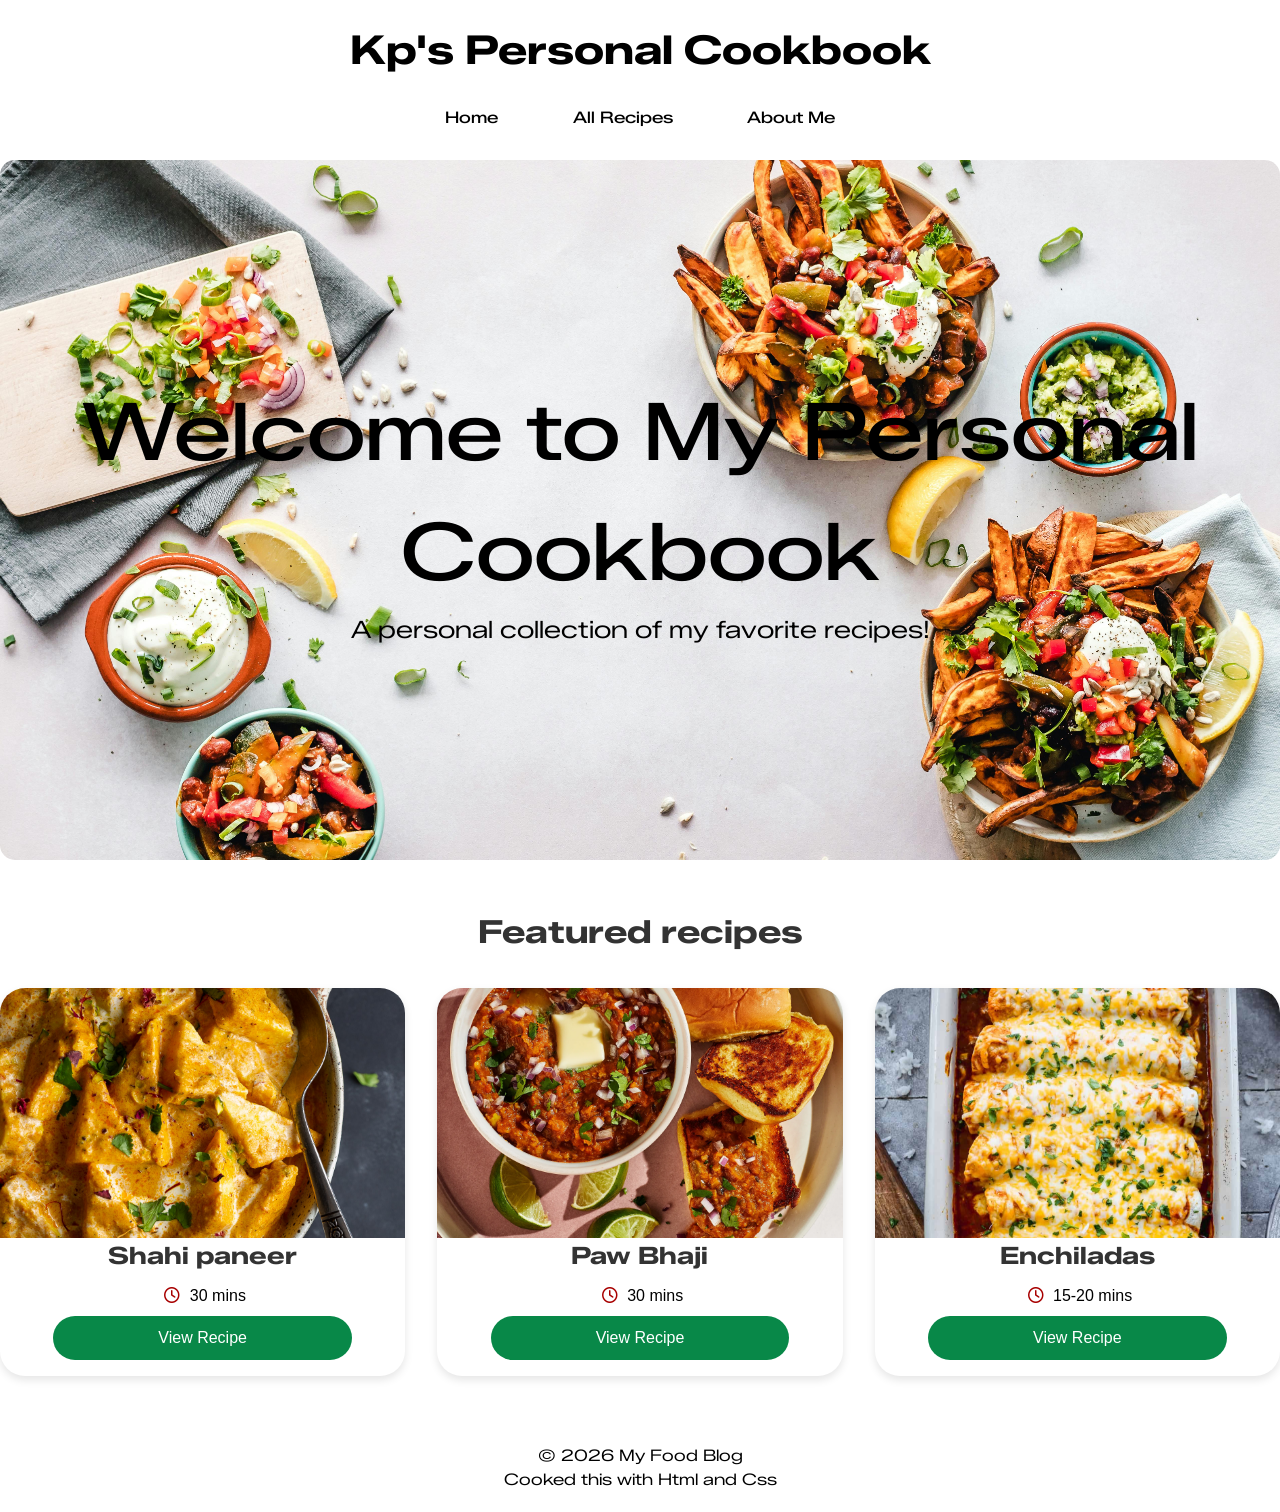
<file: index.html>
<!DOCTYPE html>
<html lang="en">
<head>
    <meta charset="UTF-8">
    <meta name="viewport" content="width=device-width, initial-scale=1.0">
    <link rel = "stylesheet" href = "style.css">
    <link rel="preconnect" href="https://fonts.googleapis.com">
    <link rel="preconnect" href="https://fonts.gstatic.com" crossorigin>
    <link rel="stylesheet" href="https://cdnjs.cloudflare.com/ajax/libs/font-awesome/6.5.1/css/all.min.css">
    <link href="https://fonts.googleapis.com/css2?family=Zalando+Sans+Expanded:ital,wght@0,200..900;1,200..900&display=swap" rel="stylesheet">
    <title>My Food Blog</title>
</head>
<body>
    <header>
        <h1>Kp's Personal Cookbook</h1>
        <nav>
            <a href="index.html">Home</a>
            <a href="allrecipes.html">All Recipes</a>
            <a href= "about.html">About Me</a> 
        </nav>
    </header>

    <main role="main">
        <section class="hero">
            <div class="hero-overlay">
                <h2>Welcome to My Personal Cookbook</h2>
                <p>A personal collection of my favorite recipes!</p>
            </div>
        </section>

            <section class = "featured-recipes">
                <h2>Featured recipes</h2>
                    <div class = "recipe-grid">
                        <div class = "recipe-card">
                        <img src="./images/shahipaneer.jpg" alt = "Shahi paneer image" loading = "lazy">
                            <div class = "recipe-content">
                                <h3>Shahi paneer</h3>
                                <p class = "recipe-meta">
                                    <i class="fa-regular fa-clock"></i> 30 mins</p>
                                <a href="./recipes/shahipaneer.html" class="view-recipe-btn">View Recipe</a>
                            </div>  
                        </div>

                        <div class = "recipe-card">
                            <img src = "./images/pawbhaji.jpg" alt = "Paw Bhaji image">
                            <div class = "recipe-content">
                                <h3>Paw Bhaji</h3>
                                <p class = "recipe-meta">
                                    <i class="fa-regular fa-clock"></i> 30 mins</p>
                                <a href="./recipes/pawbhaji.html" class="view-recipe-btn">View Recipe</a>
                            </div>
                        </div>

                        <div class = "recipe-card">
                            <img src="./images/enchiladas.jpg" alt="Enchiladas images">
                            <div class = "recipe-content">
                                <h3>Enchiladas</h3>
                                <p class = "recipe-meta"> 
                                    <i class="fa-regular fa-clock"></i> 15-20 mins</p>
                                <a href="./recipes/enchiladas.html" class="view-recipe-btn">View Recipe</a>
                            </div>
                        </div>  
                    </div>
            </section>
    </main>

    <footer>
        <p>&copy; 2026 My Food Blog</p>
        <p>Cooked this with Html and Css</p>
    </footer>
</body>
</html>
</file>
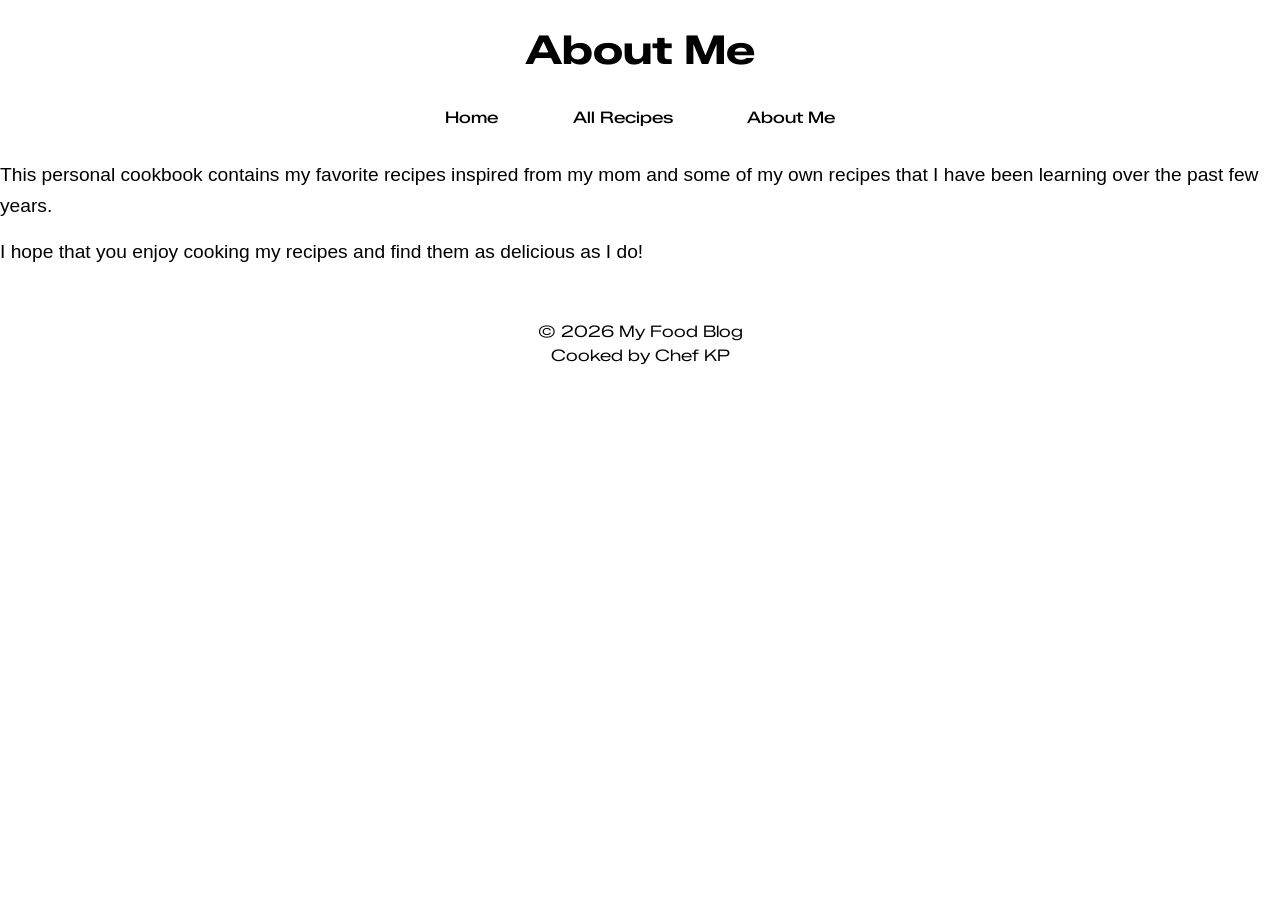
<file: about.html>
<!DOCTYPE html>
<html lang="en">
<head>
    <meta charset="UTF-8">
    <meta name="viewport" content="width=device-width, initial-scale=1.0">
    <link rel = "stylesheet" href = "style.css">
    <link rel="preconnect" href="https://fonts.googleapis.com">
    <link rel="preconnect" href="https://fonts.gstatic.com" crossorigin>
    <link href="https://fonts.googleapis.com/css2?family=Zalando+Sans+Expanded:ital,wght@0,200..900;1,200..900&display=swap" rel="stylesheet">
    <title>About Me</title>
</head>
<body>
    <header>
        <h1>About Me</h1>
        <nav>
            <a href="index.html">Home</a>
            <a href="allrecipes.html">All Recipes</a>
            <a href= "about.html">About Me</a>
        </nav>
    </header>
<main>
    <p class="about-me-paragraph">This personal cookbook contains my favorite recipes inspired from my mom and some of my own recipes that I have been learning over the past few years.</p>
    <p class="about-me-paragraph">I hope that you enjoy cooking my recipes and find them as delicious as I do!</p>


    
    <footer>
        <p>&copy; 2026 My Food Blog</p>
        <p>Cooked by Chef KP </p>
    </footer>

</main>
</body>
</html>
</file>
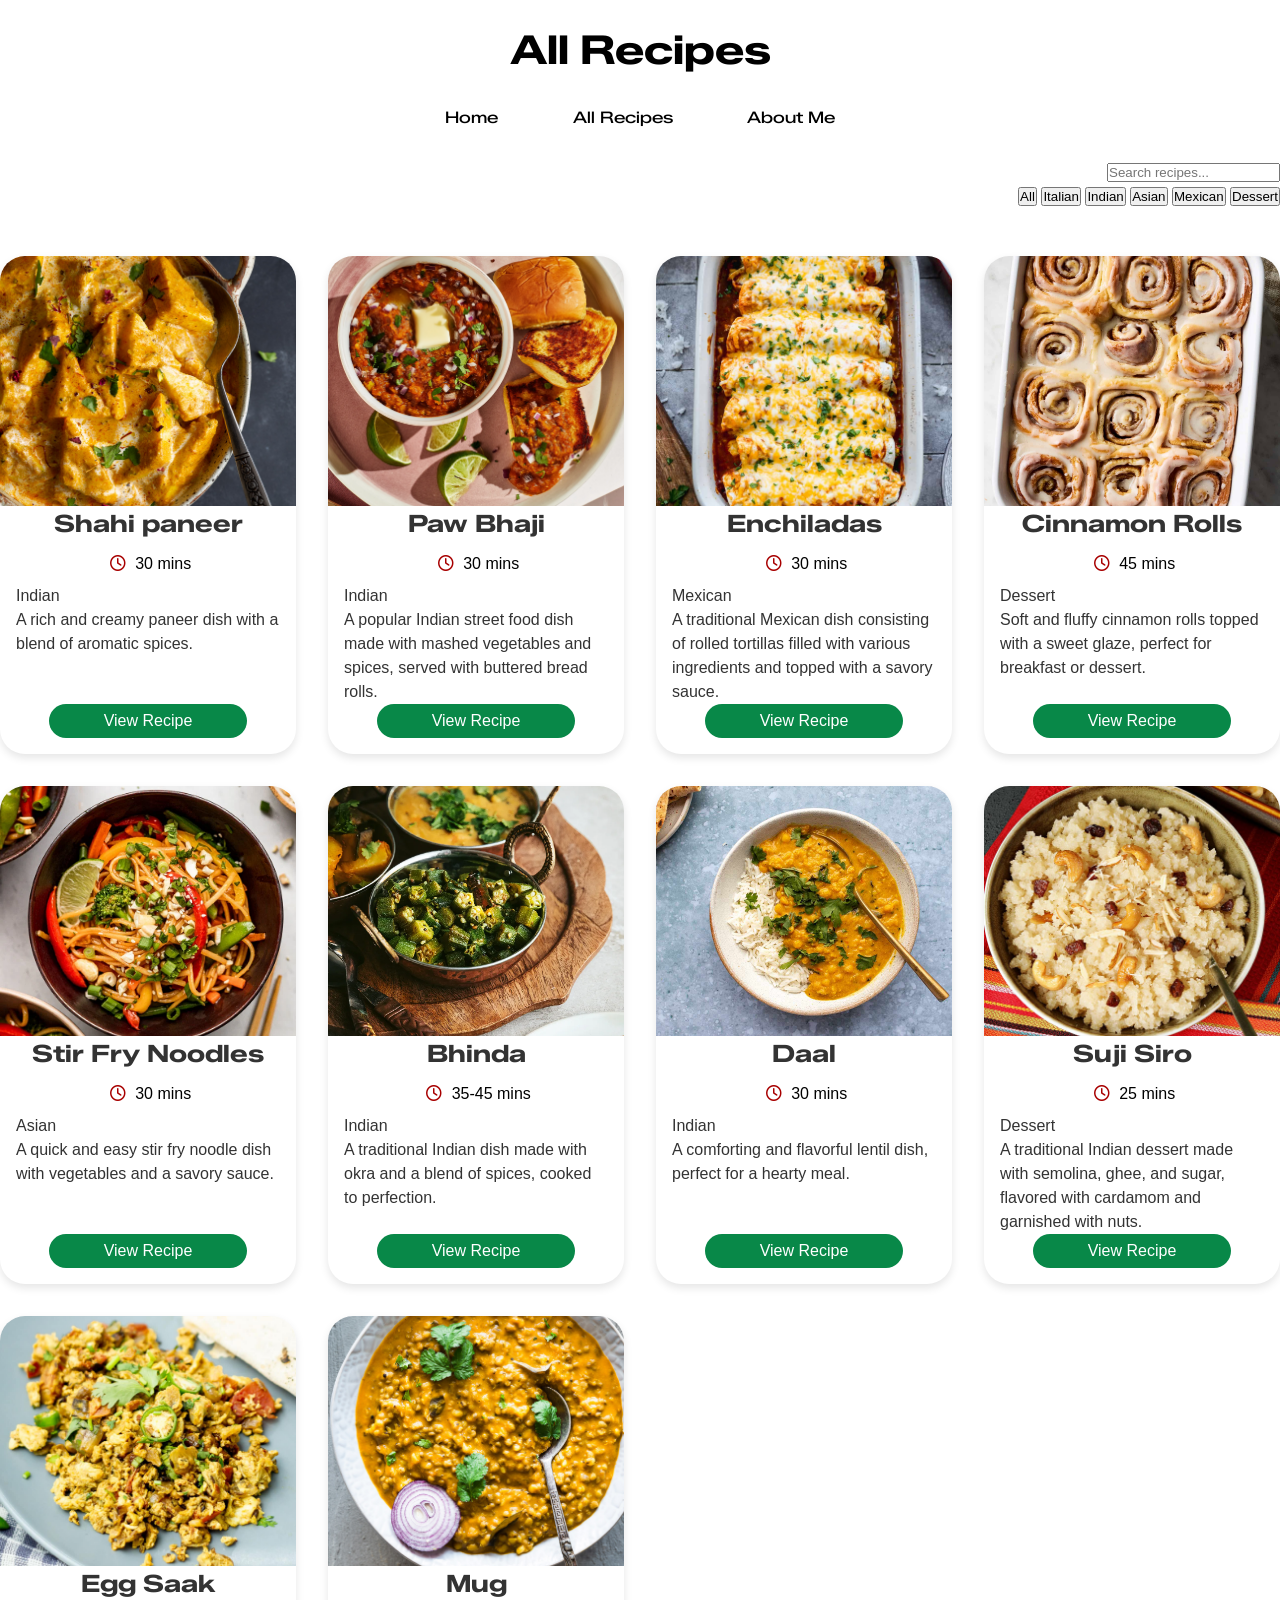
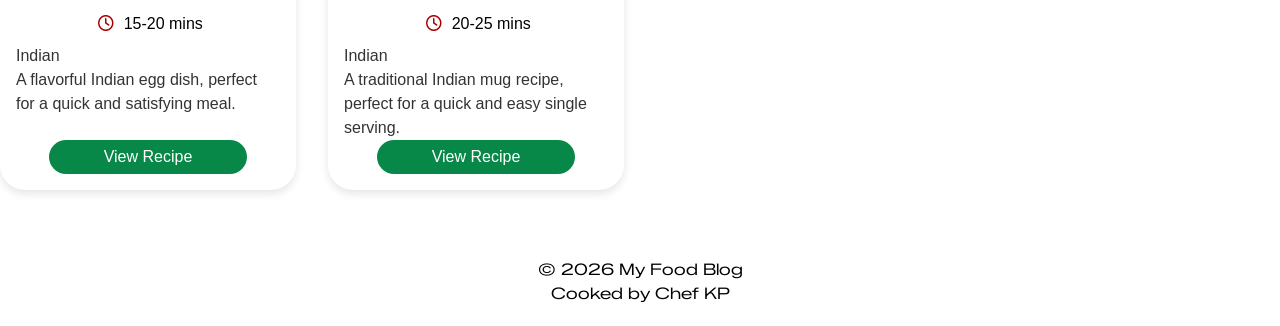
<file: allrecipes.html>
<!DOCTYPE html>
<html lang="en">
<head>
    <meta charset="UTF-8">
    <meta name="viewport" content="width=device-width, initial-scale=1.0">
    <link rel = "stylesheet" href = "style.css">
    <link rel="preconnect" href="https://fonts.googleapis.com">
    <link rel="preconnect" href="https://fonts.gstatic.com" crossorigin>
    <link rel="stylesheet" href="https://cdnjs.cloudflare.com/ajax/libs/font-awesome/6.5.1/css/all.min.css">
    <link href="https://fonts.googleapis.com/css2?family=Zalando+Sans+Expanded:ital,wght@0,200..900;1,200..900&display=swap" rel="stylesheet">
    <title>All Recipes</title>
</head>

<body>
    <header>
        <h1>All Recipes</h1>
        <nav>
            <a href="index.html">Home</a>
            <a href="allrecipes.html">All Recipes</a>
            <a href= "about.html">About Me</a>
        </nav>
    </header>

    <main>
        <section class = "search-section">
            <div class = "search-wrapper">
            <input type = text id = "search-box" placeholder="Search recipes...">
            </div>
            <div class = "filter-buttons">
                <button class = "filter-btn active">All</button>
                <button class = "filter-btn">Italian</button>
                <button class = "filter-btn">Indian</button>
                <button class = "filter-btn">Asian</button>
                <button class = "filter-btn">Mexican</button>
                <button class = "filter-btn">Dessert</button>
            </div>
        </section>
        
        <article class = "all-recipes"> 
        <div class = "recipe-grid">
            <div class = "recipe-card">
                <img src="./images/shahipaneer.jpg" width="200" alt = "Shahi paneer image">
                <div class = "recipe-content">
                    <h3>Shahi paneer</h3>
                    <p class = "recipe-meta"> <i class="fa-regular fa-clock"></i> 30 mins</p>
                    <p class="recipe-category">Indian</p>
                    <p class="recipe-description">A rich and creamy paneer dish with a blend of aromatic spices.</p>
                    <a href="./recipes/shahipaneer.html" class="view-recipe-btn-all">View Recipe</a>
                </div>
            </div>

            <div class = "recipe-card">
                <img src="./images/pawbhaji.jpg" width="200" alt = "Paw bhaji image">
                <div class = "recipe-content">
                    <h3>Paw Bhaji</h3>
                    <p class = "recipe-meta"> <i class="fa-regular fa-clock"></i> 30 mins</p>
                    <p class="recipe-category">Indian</p>
                    <p class="recipe-description">A popular Indian street food dish made with mashed vegetables and spices, served with buttered bread rolls.</p>
                    <a href="./recipes/pawbhaji.html" class="view-recipe-btn-all">View Recipe</a>
                </div>
            </div>

            <div class = "recipe-card">
                <img src="./images/enchiladas.jpg" width="200" alt = "Enchiladas image">
                <div class = "recipe-content">
                    <h3>Enchiladas</h3>
                    <p class = "recipe-meta"> <i class="fa-regular fa-clock"></i> 30 mins</p>
                    <p class="recipe-category">Mexican</p>
                    <p class="recipe-description">A traditional Mexican dish consisting of rolled tortillas filled with various ingredients and topped with a savory sauce.</p>
                    <a href="./recipes/enchiladas.html" class="view-recipe-btn-all">View Recipe</a>
                </div>
            </div>

            <div class = "recipe-card">
                <img src="./images/cinnamonrolls.jpg" width="200" alt = "Cinnamon rolls image">
                <div class = "recipe-content">
                    <h3>Cinnamon Rolls</h3>
                    <p class = "recipe-meta"> <i class="fa-regular fa-clock"></i> 45 mins</p>
                    <p class="recipe-category">Dessert</p>
                    <p class="recipe-description">Soft and fluffy cinnamon rolls topped with a sweet glaze, perfect for breakfast or dessert.</p>
                    <a href="./recipes/cinnamonrolls.html" class="view-recipe-btn-all">View Recipe</a>
                </div>
            </div>

            <div class = "recipe-card">
                <img src="./images/stirfrynoodles.jpg" width="200" alt = "Stir fry noodles image">
                <div class = "recipe-content">
                    <h3>Stir Fry Noodles</h3>
                    <p class = "recipe-meta"> <i class="fa-regular fa-clock"></i> 30 mins</p>
                    <p class="recipe-category">Asian</p>
                    <p class="recipe-description">A quick and easy stir fry noodle dish with vegetables and a savory sauce.</p>
                    <a href="./recipes/stirfrynoodles.html" class="view-recipe-btn-all">View Recipe</a>
                </div>
            </div>

            <div class = "recipe-card">
                <img src="./images/bhinda.jpg" width="200" alt = "Bhinda image">
                <div class = "recipe-content">
                    <h3>Bhinda</h3>
                    <p class = "recipe-meta"> <i class="fa-regular fa-clock"></i> 35-45 mins</p>
                    <p class="recipe-category">Indian</p>
                    <p class="recipe-description">A traditional Indian dish made with okra and a blend of spices, cooked to perfection.</p>
                    <a href="./recipes/bhinda.html" class="view-recipe-btn-all">View Recipe</a>
                </div>
            </div>

            <div class = "recipe-card">
                <img src="./images/daal.jpg" width="200" alt = "Daal image">
                <div class = "recipe-content">
                    <h3>Daal</h3>
                    <p class = "recipe-meta"> <i class="fa-regular fa-clock"></i> 30 mins</p>
                    <p class="recipe-category">Indian</p>
                    <p class="recipe-description">A comforting and flavorful lentil dish, perfect for a hearty meal.</p>
                    <a href="./recipes/daal.html" class="view-recipe-btn-all">View Recipe</a>
                </div>
            </div>

            <div class = "recipe-card">
                <img src="./images/sujisiro.jpg" width="200" alt = "Sujisiro image">
                <div class = "recipe-content">
                    <h3>Suji Siro</h3>
                    <p class = "recipe-meta"> <i class="fa-regular fa-clock"></i> 25 mins</p>
                    <p class="recipe-category">Dessert</p>
                    <p class="recipe-description">A traditional Indian dessert made with semolina, ghee, and sugar, flavored with cardamom and garnished with nuts.</p>
                    <a href="./recipes/sujisiro.html" class="view-recipe-btn-all">View Recipe</a>
                </div>
            </div>


            <div class = "recipe-card">
                <img src="./images/eggsaak.jpg" width="200" alt = "Egg Saak image">
                <div class = "recipe-content">
                    <h3>Egg Saak</h3>
                    <p class = "recipe-meta"> <i class="fa-regular fa-clock"></i> 15-20 mins</p>
                    <p class="recipe-category">Indian</p>
                    <p class="recipe-description">A flavorful Indian egg dish, perfect for a quick and satisfying meal.</p>
                    <a href="./recipes/eggsaak.html" class="view-recipe-btn-all">View Recipe</a>
                </div>
            </div>

            <div class = "recipe-card">
                <img src="./images/mug.jpg" width="200" alt = "Mug image">
                <div class = "recipe-content">
                    <h3>Mug</h3>
                    <p class = "recipe-meta"> <i class="fa-regular fa-clock"></i> 20-25 mins</p>
                    <p class="recipe-category">Indian</p>
                    <p class="recipe-description">A traditional Indian mug recipe, perfect for a quick and easy single serving.</p>
                    <a href="./recipes/mug.html" class="view-recipe-btn-all ">View Recipe</a>
                </div>
            </div>  
        </div>
    </article>

    </main>
    
</body>
    <footer>
        <p>&copy; 2026 My Food Blog</p>
        <p>Cooked by Chef KP </p>
    </footer>

<script src = "filter_search.js"></script>

</html>
</file>
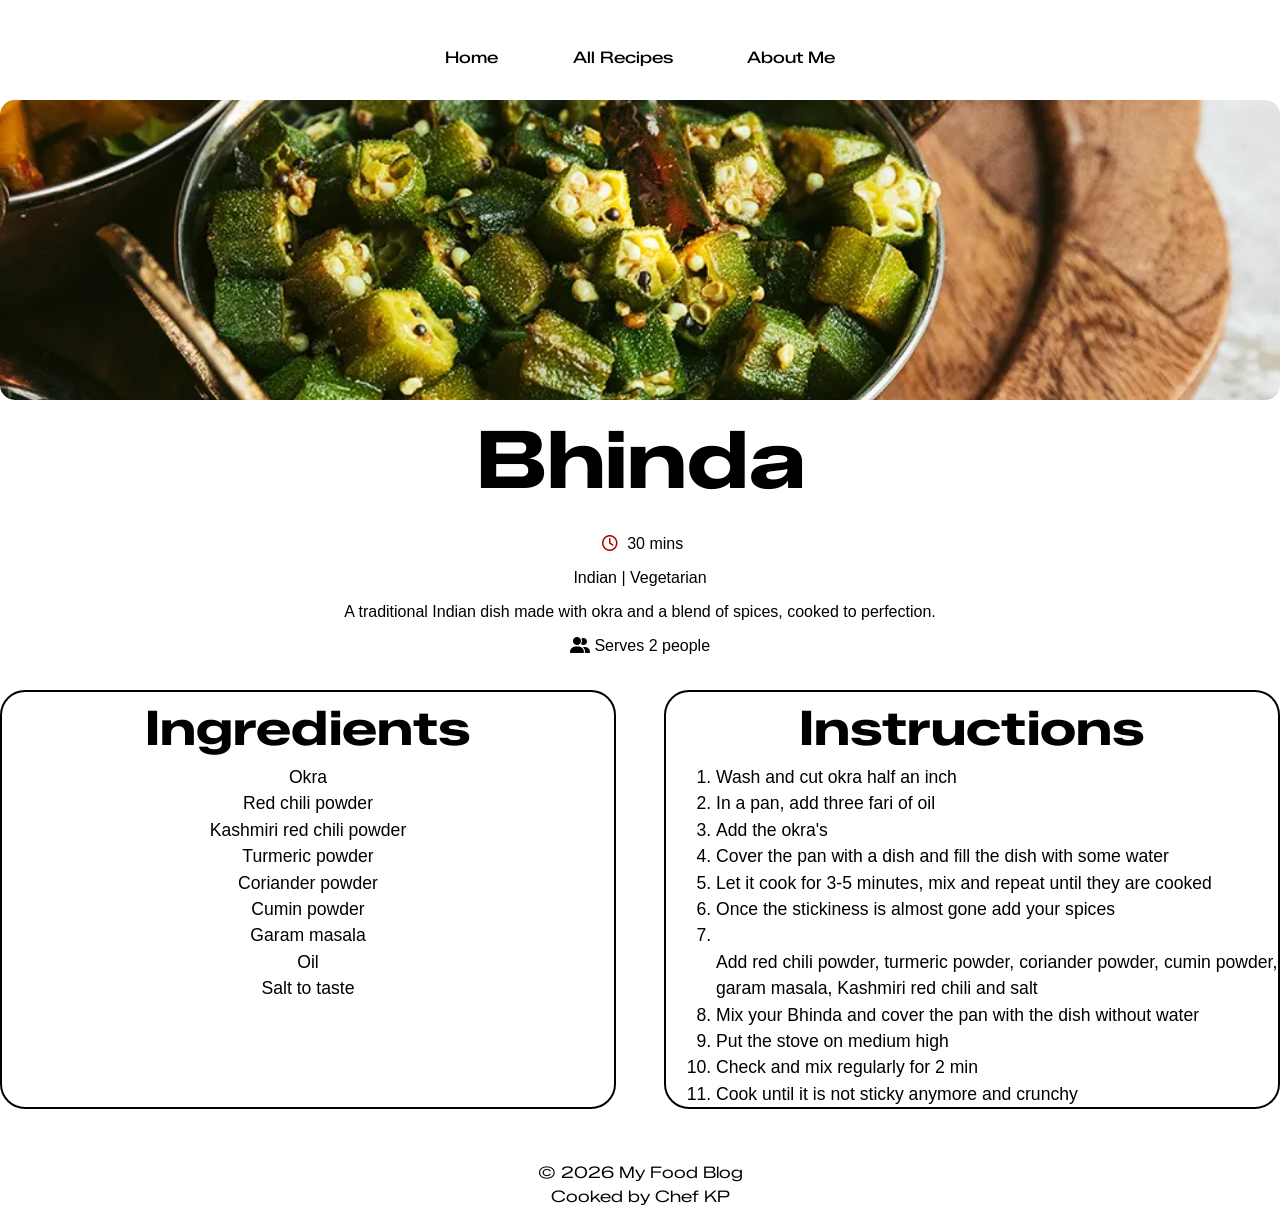
<file: recipes/bhinda.html>
<!DOCTYPE html>
<html lang="en">
<head>
    <meta charset="UTF-8">
    <meta name="viewport" content="width=device-width, initial-scale=1.0">
    <link rel = "stylesheet" href = "../style.css">
    <link rel="preconnect" href="https://fonts.googleapis.com">
    <link rel="preconnect" href="https://fonts.gstatic.com" crossorigin>
    <link rel="stylesheet" href="https://cdnjs.cloudflare.com/ajax/libs/font-awesome/6.5.1/css/all.min.css">
    <link href="https://fonts.googleapis.com/css2?family=Zalando+Sans+Expanded:ital,wght@0,200..900;1,200..900&display=swap" rel="stylesheet">
    <title>Bhinda Recipe</title>
</head>
<body>
    <header>
        <nav>
            <a href="../index.html">Home</a>
            <a href="../allrecipes.html">All Recipes</a>
            <a href= "../about.html">About Me</a>
        </nav>
    </header>


<main>
        <div class="recipe-image">
            <img src="../images/bhinda.jpg" alt = "Bhinda image">
        </div>

    <section class ="recipe-details">
        <div class ="recipe-info">
            <h2>Bhinda</h2>
            <p class ="one-recipe-time"><i class="fa-regular fa-clock"></i> 30 mins</p>
            <p class= "one-recipe-category">Indian | Vegetarian </p>
            <p class= "one-recipe-description">A traditional Indian dish made with okra and a blend of spices, cooked to perfection. </p>
            <p class= "one-recipe-servings"><i class="fa-solid fa-user-group"></i> Serves 2 people</p>
        </div>
    </section>

        <section class="one-recipe-content">
            <div class = "recipe-container">
                <div class="ingredients">
                    <h2>Ingredients</h2>
                    <ul class="ingredients-list">
                        <li>Okra</li>
                        <li>Red chili powder</li>
                        <li>Kashmiri red chili powder</li>
                        <li>Turmeric powder</li>
                        <li>Coriander powder</li>
                        <li>Cumin powder</li>
                        <li>Garam masala</li>
                        <li>Oil</li>
                        <li>Salt to taste</li>

                    </ul>
                </div>
            
                <div class= "instructions">
                    <h2>Instructions</h2>
                    <ol class="instructions-list"> 
                        <li>Wash and cut okra half an inch </li>
                        <li>In a pan, add three fari of oil</li>
                        <li>Add the okra's</li>
                        <li>Cover the pan with a dish and fill the dish with some water</li>
                        <li>Let it cook for 3-5 minutes, mix and repeat until they are cooked</li>
                        <li>Once the stickiness is almost gone add your spices</li> 
                         <li></li>Add red chili powder, turmeric powder, coriander powder, cumin powder, garam masala, Kashmiri red chili and salt</li>
                        <li>Mix your Bhinda and cover the pan with the dish without water</li>
                        <li>Put the stove on medium high</li>
                        <li> Check and mix regularly for 2 min</li>
                        <li> Cook until it is not sticky anymore and crunchy</li>
                    </ol>
                </div>
            </div>
        </section>
</main>

    <footer>
        <p>&copy; 2026 My Food Blog</p>
        <p>Cooked by Chef KP </p>
    </footer>
</body>

</html>
</file>
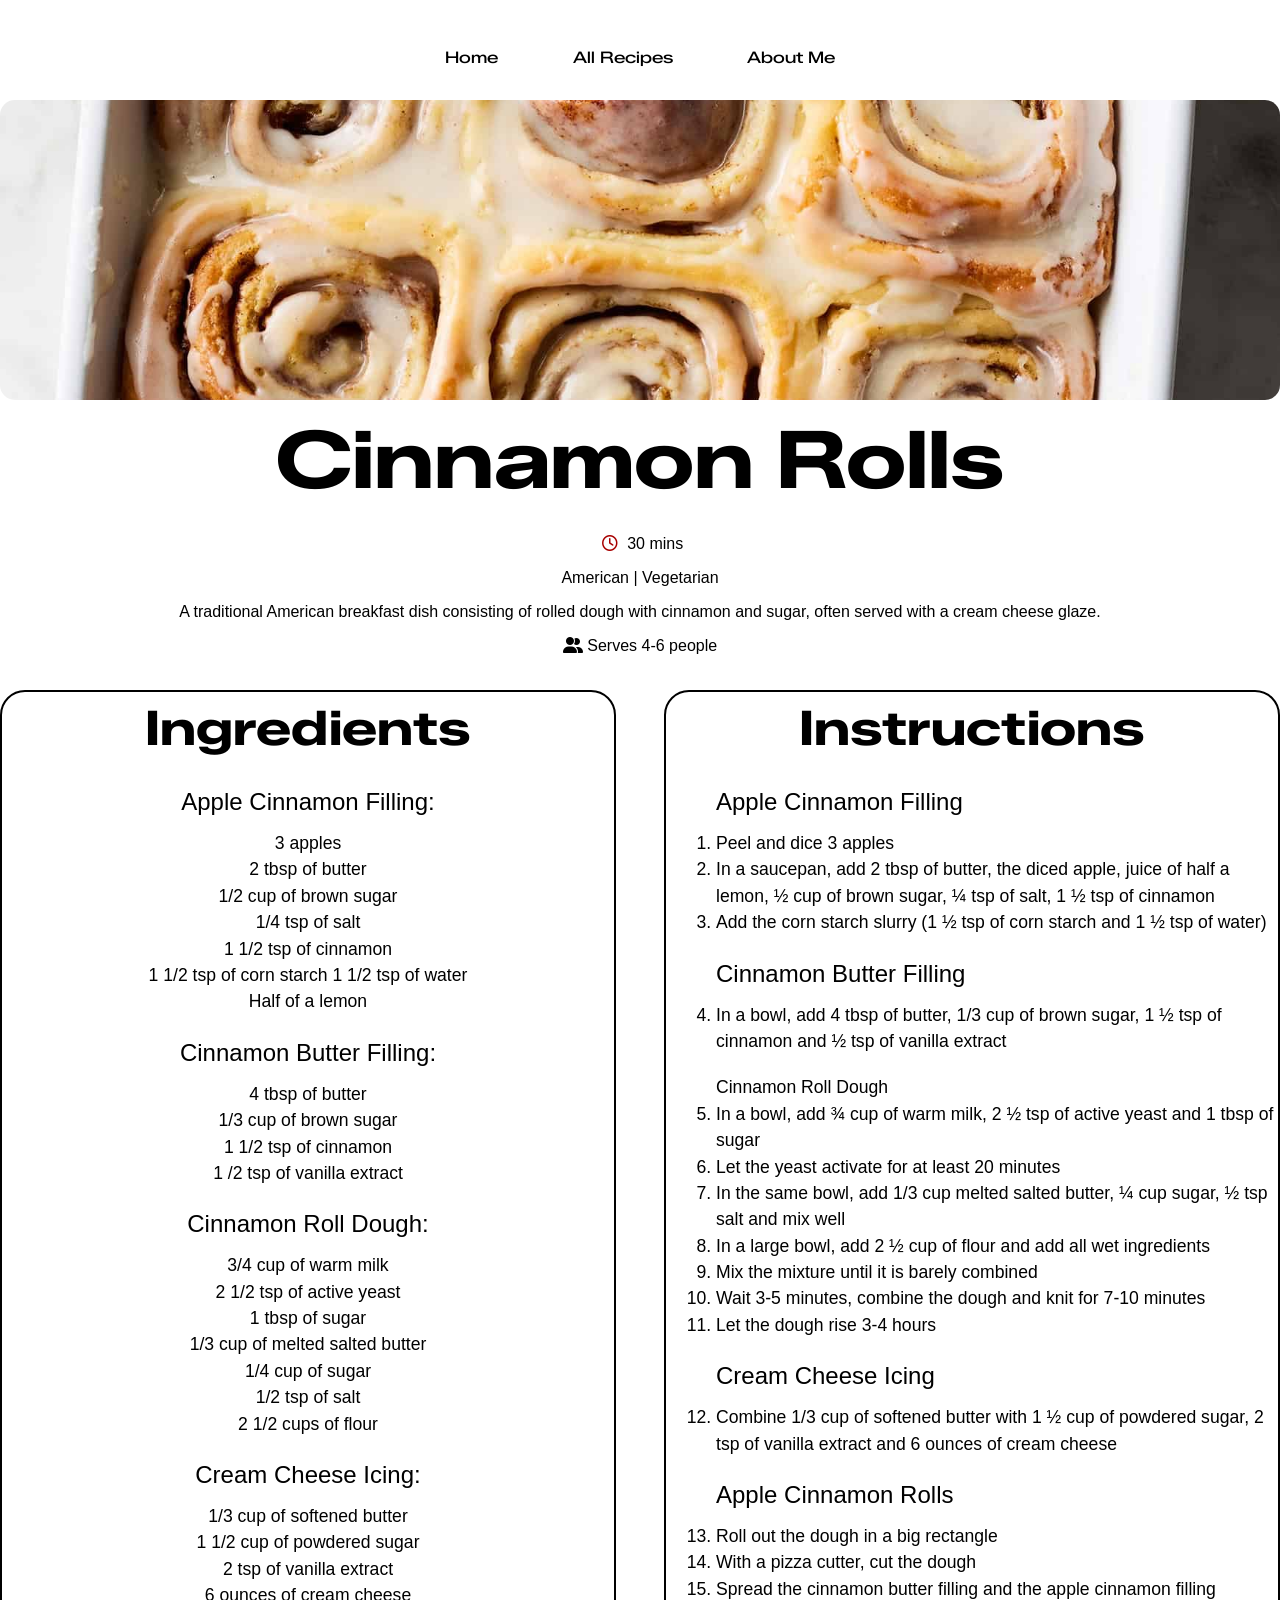
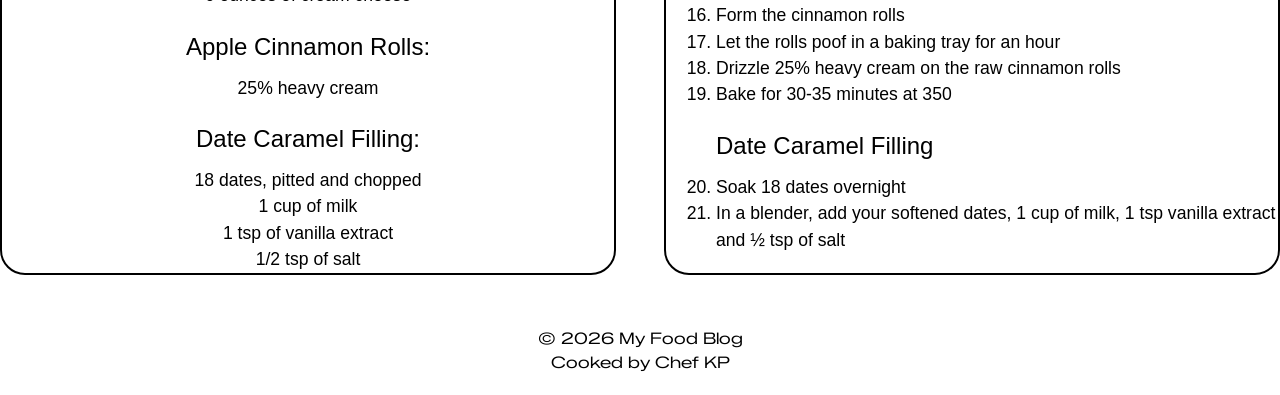
<file: recipes/cinnamonrolls.html>
<!DOCTYPE html>
<html lang="en">
<head>
    <meta charset="UTF-8">
    <meta name="viewport" content="width=device-width, initial-scale=1.0">
    <link rel = "stylesheet" href = "../style.css">
    <link rel="preconnect" href="https://fonts.googleapis.com">
    <link rel="preconnect" href="https://fonts.gstatic.com" crossorigin>
    <link rel="stylesheet" href="https://cdnjs.cloudflare.com/ajax/libs/font-awesome/6.5.1/css/all.min.css">
    <link href="https://fonts.googleapis.com/css2?family=Zalando+Sans+Expanded:ital,wght@0,200..900;1,200..900&display=swap" rel="stylesheet">
    <title>Cinnamon Rolls Recipe</title>
</head>
<body>
    <header>
        <nav>
            <a href="../index.html">Home</a>
            <a href="../allrecipes.html">All Recipes</a>
            <a href= "../about.html">About Me</a>
        </nav>
    </header>


<main>
        <div class="recipe-image">
            <img src="../images/cinnamonrolls.jpg" alt = "Cinnamon Rolls image">
        </div>

    <section class ="recipe-details">
        <div class ="recipe-info">
            <h2>Cinnamon Rolls</h2>
            <p class ="one-recipe-time"><i class="fa-regular fa-clock"></i> 30 mins</p>
            <p class= "one-recipe-category">American | Vegetarian </p>
            <p class= "one-recipe-description">A traditional American breakfast dish consisting of rolled dough with cinnamon and sugar, often served with a cream cheese glaze.</p>
            <p class= "one-recipe-servings"><i class="fa-solid fa-user-group"></i> Serves 4-6 people</p>
        </div>
    </section>

        <section class="one-recipe-content">
            <div class = "recipe-container">
                <div class="ingredients">
                    <h2>Ingredients</h2>
                    <ul class="ingredients-list">
                        <h4 class="section-header">Apple Cinnamon Filling:</h4>
                        <li>3 apples</li>
                        <li>2 tbsp of butter</li>
                        <li>1/2 cup of brown sugar</li>
                        <li>1/4 tsp of salt</li>
                        <li>1 1/2 tsp of cinnamon</li>
                        <li>1 1/2 tsp of corn starch 1 1/2 tsp of water</li>
                        <li>Half of a lemon</li>

                        <h4 class="section-header">Cinnamon Butter Filling:</h4>
                        <li>4 tbsp of butter</li>
                        <li>1/3 cup of brown sugar</li>
                        <li>1 1/2 tsp of cinnamon</li>
                        <li>1 /2 tsp of vanilla extract</li>

                        <h4 class="section-header">Cinnamon Roll Dough:</h4>
                        <li>3/4 cup of warm milk</li>
                        <li>2 1/2 tsp of active yeast</li>
                        <li>1 tbsp of sugar</li>
                        <li>1/3 cup of melted salted butter</li>
                        <li>1/4 cup of sugar</li>
                        <li>1/2 tsp of salt </li>
                        <li>2 1/2 cups of flour</li>

                        <h4 class="section-header">Cream Cheese Icing:</h4>
                        <li>1/3 cup of softened butter</li>
                        <li>1 1/2 cup of powdered sugar</li>
                        <li>2 tsp of vanilla extract</li>
                        <li>6 ounces of cream cheese</li>

                        <h4 class="section-header">Apple Cinnamon Rolls:</h4>
                        <li>25% heavy cream</li>

                        <h4 class="section-header">Date Caramel Filling:</h4>
                        <li>18 dates, pitted and chopped</li>
                        <li>1 cup of milk</li>
                        <li>1 tsp of vanilla extract</li>
                        <li>1/2 tsp of salt</li>
                        
                    </ul>
                </div>
            
                <div class= "instructions">
                    <h2>Instructions</h2>
                    <ol class="instructions-list"> 
                        <h4 class="section-header">Apple Cinnamon Filling</h4>
                        <li>Peel and dice 3 apples</li>
                        <li>In a saucepan, add 2 tbsp of butter, the diced apple, juice of half a lemon, ½ cup of brown sugar, ¼ tsp of salt, 1 ½ tsp of cinnamon</li>
                        <li>Add the corn starch slurry (1 ½ tsp of corn starch and 1 ½ tsp of water)</li>

                        <h4 class="section-header">Cinnamon Butter Filling</h4>
                        <li>In a bowl, add 4 tbsp of butter, 1/3 cup of brown sugar, 1 ½ tsp of cinnamon and ½ tsp of vanilla extract</li>

                        <h4 class="section-header"> </h4>Cinnamon Roll Dough</h4>
                        <li>In a bowl, add ¾ cup of warm milk, 2 ½ tsp of active yeast and 1 tbsp of sugar</li>
                        <li>Let the yeast activate for at least 20 minutes</li>
                        <li>In the same bowl, add 1/3 cup melted salted butter, ¼ cup sugar, ½ tsp salt and mix well</li>
                        <li>In a large bowl, add 2 ½ cup of flour and add all wet ingredients</li>
                        <li>Mix the mixture until it is barely combined</li>
                        <li>Wait 3-5 minutes, combine the dough and knit for 7-10 minutes</li>
                        <li>Let the dough rise 3-4 hours</li>

                        <h4 class="section-header">Cream Cheese Icing</h4>
                        <li>Combine 1/3 cup of softened butter with 1 ½ cup of powdered sugar, 2 tsp of vanilla extract and 6 ounces of cream cheese</li>

                        <h4 class="section-header">Apple Cinnamon Rolls</h4>
                        <li>Roll out the dough in a big rectangle </li>
                        <li>With a pizza cutter, cut the dough</li>
                        <li>Spread the cinnamon butter filling and the apple cinnamon filling</li>
                        <li>Form the cinnamon rolls</li>
                        <li>Let the rolls poof in a baking tray for an hour</li>
                        <li>Drizzle 25% heavy cream on the raw cinnamon rolls</li>
                        <li>Bake for 30-35 minutes at 350</li>

                        <h4 class="section-header">Date Caramel Filling</h4>
                        <li>Soak 18 dates overnight</li>
                        <li>In a blender, add your softened dates, 1 cup of milk, 1 tsp vanilla extract and ½ tsp of salt </li>

                </div>
            </div>
        </section>
</main>

    <footer>
        <p>&copy; 2026 My Food Blog</p>
        <p>Cooked by Chef KP </p>
    </footer>
</body>

</html>
</file>
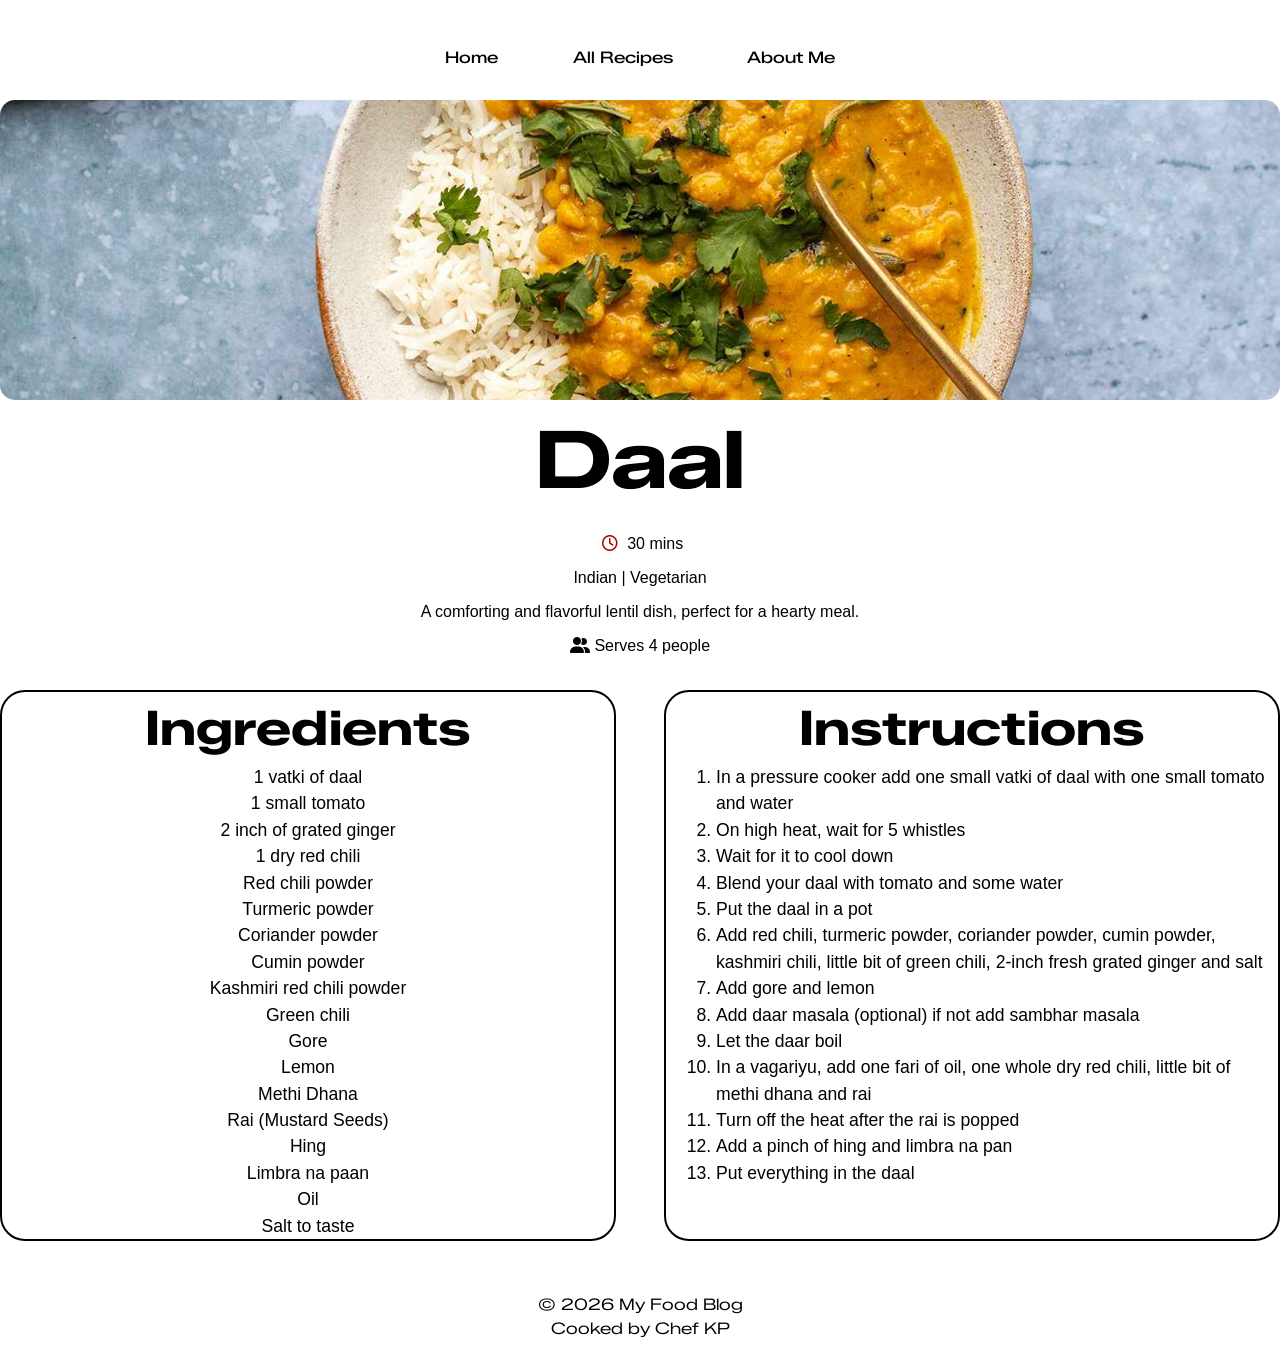
<file: recipes/daal.html>
<!DOCTYPE html>
<html lang="en">
<head>
    <meta charset="UTF-8">
    <meta name="viewport" content="width=device-width, initial-scale=1.0">
    <link rel = "stylesheet" href = "../style.css">
    <link rel="preconnect" href="https://fonts.googleapis.com">
    <link rel="preconnect" href="https://fonts.gstatic.com" crossorigin>
    <link rel="stylesheet" href="https://cdnjs.cloudflare.com/ajax/libs/font-awesome/6.5.1/css/all.min.css">
    <link href="https://fonts.googleapis.com/css2?family=Zalando+Sans+Expanded:ital,wght@0,200..900;1,200..900&display=swap" rel="stylesheet">
    <title>Daal Recipe</title>
</head>
<body>
    <header>
        <nav>
            <a href="../index.html">Home</a>
            <a href="../allrecipes.html">All Recipes</a>
            <a href= "../about.html">About Me</a>
        </nav>
    </header>


<main>
        <div class="recipe-image">
            <img src="../images/daal.jpg" alt = "Daal image">
        </div>

    <section class ="recipe-details">
        <div class ="recipe-info">
            <h2>Daal</h2>
            <p class ="one-recipe-time"><i class="fa-regular fa-clock"></i> 30 mins</p>
            <p class= "one-recipe-category">Indian | Vegetarian </p>
            <p class= "one-recipe-description">A comforting and flavorful lentil dish, perfect for a hearty meal.</p>
            <p class= "one-recipe-servings"><i class="fa-solid fa-user-group"></i> Serves 4 people</p>
        </div>
    </section>

        <section class="one-recipe-content">
            <div class = "recipe-container">
                <div class="ingredients">
                    <h2>Ingredients</h2>
                    <ul class="ingredients-list">
                        <li>1 vatki of daal</li>
                        <li>1 small tomato</li>
                        <li>2 inch of grated ginger</li>
                        <li>1 dry red chili</li>
                        <li>Red chili powder</li>
                        <li>Turmeric powder</li>
                        <li>Coriander powder</li>
                        <li>Cumin powder</li>
                        <li>Kashmiri red chili powder</li>
                        <li>Green chili</li>
                        <li>Gore</li>
                        <li>Lemon</li>
                        <li>Methi Dhana</li>
                        <li>Rai (Mustard Seeds)</li>
                        <li>Hing</li>
                        <li>Limbra na paan</li>
                        <li>Oil</li>
                        <li>Salt to taste</li>

                    </ul>
                </div>
            
                <div class= "instructions">
                    <h2>Instructions</h2>
                    <ol class="instructions-list"> 
                        <li>In a pressure cooker add one small vatki of daal with one small tomato and water</li>
                        <li>On high heat, wait for 5 whistles</li>
                        <li>Wait for it to cool down</li>
                        <li>Blend your daal with tomato and some water</li>
                        <li>Put the daal in a pot</li>
                        <li>Add red chili, turmeric powder, coriander powder, cumin powder, kashmiri chili, little bit of green chili, 2-inch fresh grated ginger and salt</li>
                        <li>Add gore and lemon</li>
                        <li>Add daar masala (optional) if not add sambhar masala</li>
                        <li>Let the daar boil</li>
                        <li>In a vagariyu, add one fari of oil, one whole dry red chili, little bit of methi dhana and rai</li>
                        <li>Turn off the heat after the rai is popped</li>
                        <li>Add a pinch of hing and limbra na pan</li>
                        <li>Put everything in the daal</li>

                    </ol>
                </div>
            </div>
        </section>
</main>

    <footer>
        <p>&copy; 2026 My Food Blog</p>
        <p>Cooked by Chef KP </p>
    </footer>
</body>

</html>
</file>
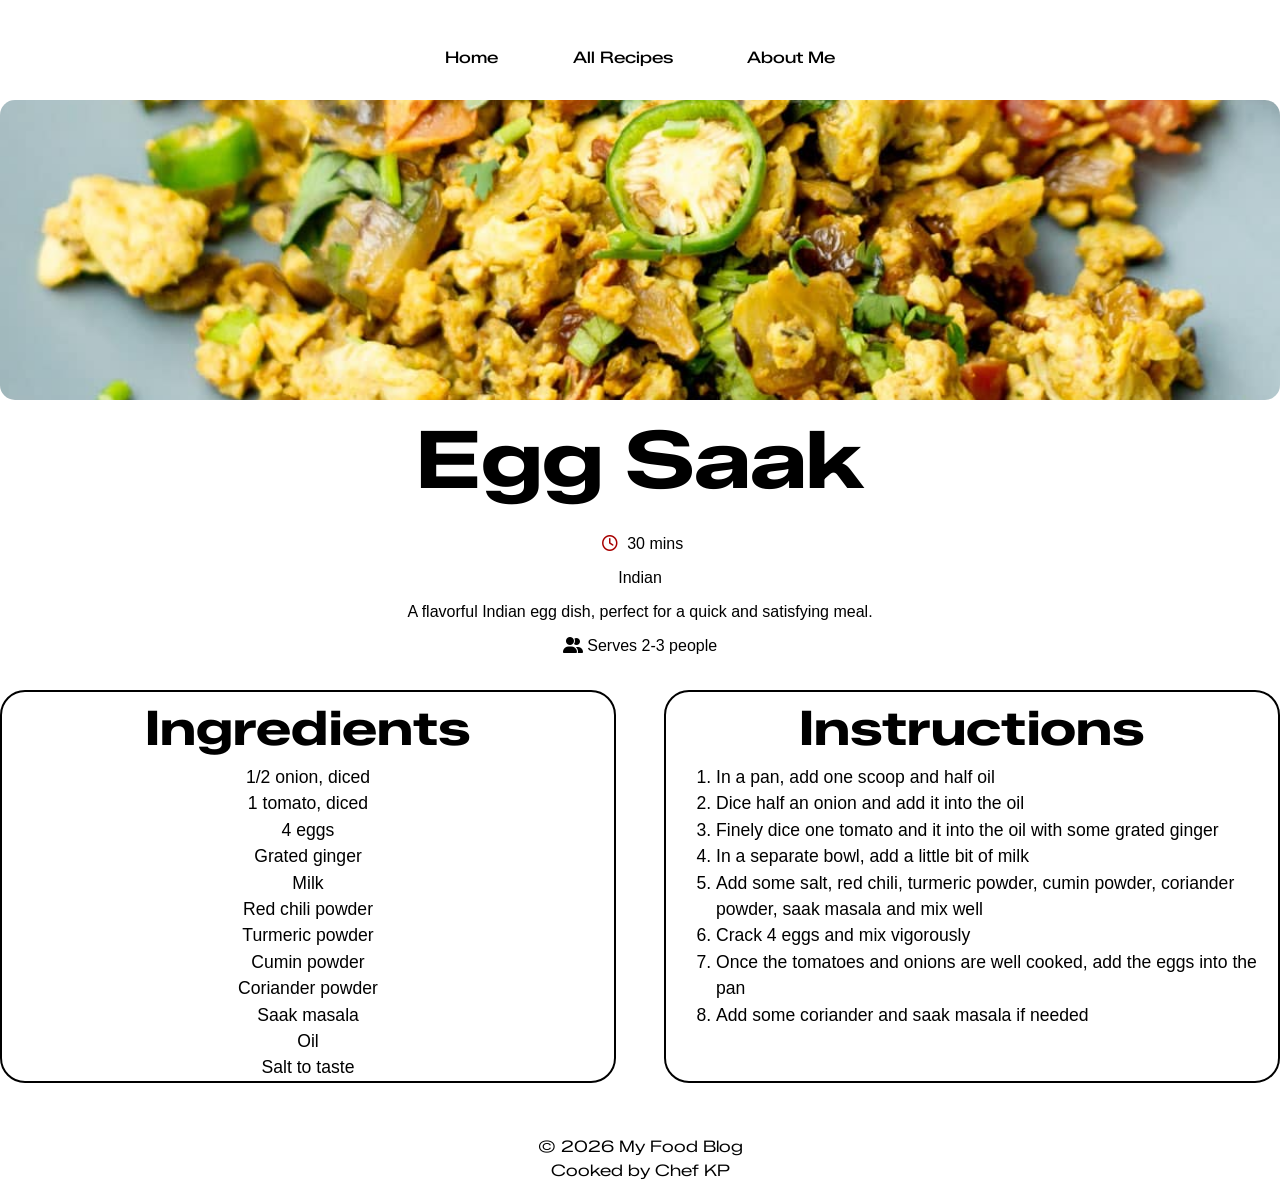
<file: recipes/eggsaak.html>
<!DOCTYPE html>
<html lang="en">
<head>
    <meta charset="UTF-8">
    <meta name="viewport" content="width=device-width, initial-scale=1.0">
    <link rel = "stylesheet" href = "../style.css">
    <link rel="preconnect" href="https://fonts.googleapis.com">
    <link rel="preconnect" href="https://fonts.gstatic.com" crossorigin>
    <link rel="stylesheet" href="https://cdnjs.cloudflare.com/ajax/libs/font-awesome/6.5.1/css/all.min.css">
    <link href="https://fonts.googleapis.com/css2?family=Zalando+Sans+Expanded:ital,wght@0,200..900;1,200..900&display=swap" rel="stylesheet">
    <title>Egg Saak Recipe</title>
</head>
<body>
    <header>
        <nav>
            <a href="../index.html">Home</a>
            <a href="../allrecipes.html">All Recipes</a>
            <a href= "../about.html">About Me</a>
        </nav>
    </header>


<main>
        <div class="recipe-image">
            <img src="../images/eggsaak.jpg" alt = "Egg Saak image">
        </div>

    <section class ="recipe-details">
        <div class ="recipe-info">
            <h2>Egg Saak</h2>
            <p class ="one-recipe-time"><i class="fa-regular fa-clock"></i> 30 mins</p>
            <p class= "one-recipe-category">Indian</p>
            <p class= "one-recipe-description">A flavorful Indian egg dish, perfect for a quick and satisfying meal.</p>
            <p class= "one-recipe-servings"><i class="fa-solid fa-user-group"></i> Serves 2-3 people</p>
        </div>
    </section>

        <section class="one-recipe-content">
            <div class = "recipe-container">
                <div class="ingredients">
                    <h2>Ingredients</h2>
                    <ul class="ingredients-list">
                        <li>1/2 onion, diced</li>
                        <li>1 tomato, diced</li>
                        <li>4 eggs</li>
                        <li>Grated ginger</li>
                        <li>Milk</li>
                        <li>Red chili powder</li>
                        <li>Turmeric powder</li>
                        <li>Cumin powder</li>
                        <li>Coriander powder</li>
                        <li>Saak masala</li>
                        <li>Oil</li>
                        <li>Salt to taste</li>

                    </ul>
                </div>
            
                <div class= "instructions">
                    <h2>Instructions</h2>
                    <ol class="instructions-list"> 
                        <li>In a pan, add one scoop and half oil</li>
                        <li> Dice half an onion and add it into the oil</li>
                        <li> Finely dice one tomato and it into the oil with some grated ginger</li>
                        <li>In a separate bowl, add a little bit of milk</li>
                        <li>Add some salt, red chili, turmeric powder, cumin powder, coriander powder, saak masala and mix well</li>
                        <li>Crack 4 eggs and mix vigorously</li>
                        <li>Once the tomatoes and onions are well cooked, add the eggs into the pan</li>
                        <li>Add some coriander and saak masala if needed</li>

                    </ol>
                </div>
            </div>
        </section>
</main>

    <footer>
        <p>&copy; 2026 My Food Blog</p>
        <p>Cooked by Chef KP </p>
    </footer>
</body>

</html>
</file>
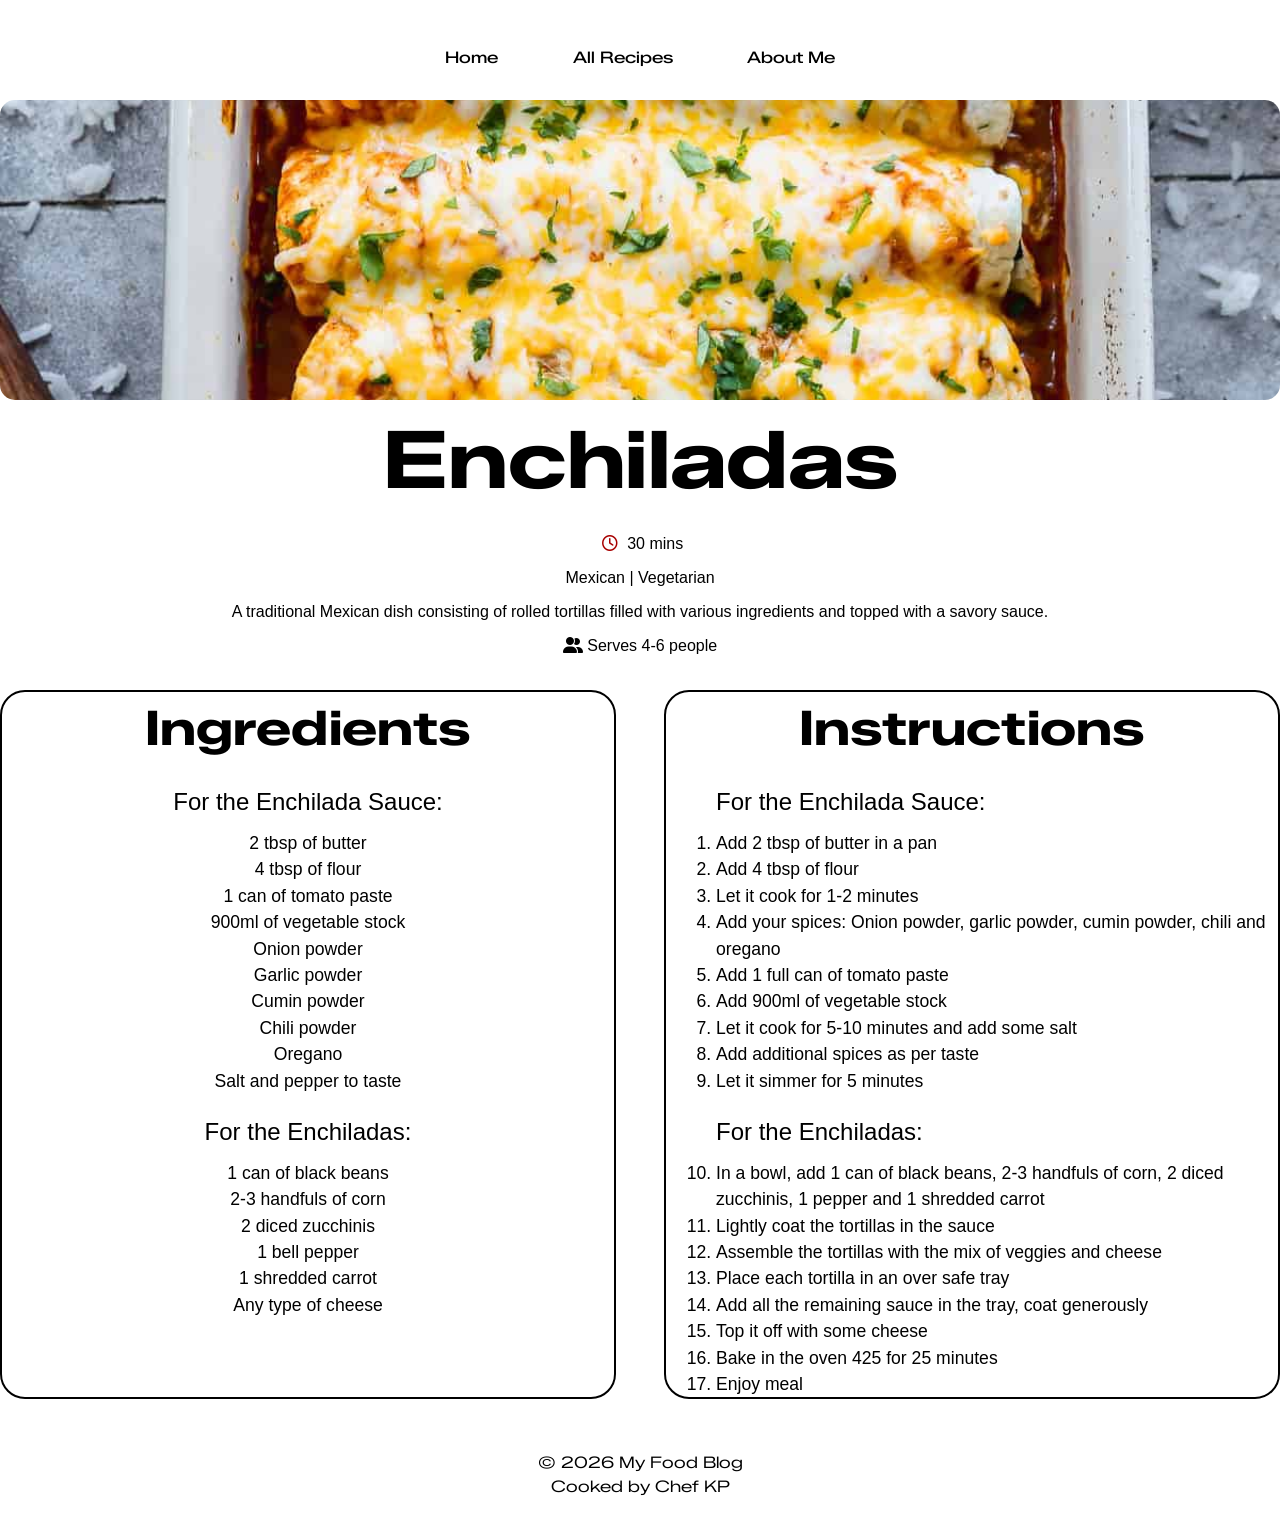
<file: recipes/enchiladas.html>
<!DOCTYPE html>
<html lang="en">
<head>
    <meta charset="UTF-8">
    <meta name="viewport" content="width=device-width, initial-scale=1.0">
    <link rel = "stylesheet" href = "../style.css">
    <link rel="preconnect" href="https://fonts.googleapis.com">
    <link rel="preconnect" href="https://fonts.gstatic.com" crossorigin>
    <link rel="stylesheet" href="https://cdnjs.cloudflare.com/ajax/libs/font-awesome/6.5.1/css/all.min.css">
    <link href="https://fonts.googleapis.com/css2?family=Zalando+Sans+Expanded:ital,wght@0,200..900;1,200..900&display=swap" rel="stylesheet">
    <title>Enchiladas Recipe</title>
</head>
<body>
    <header>
        <nav>
            <a href="../index.html">Home</a>
            <a href="../allrecipes.html">All Recipes</a>
            <a href= "../about.html">About Me</a>
        </nav>
    </header>


<main>
        <div class="recipe-image">
            <img src="../images/enchiladas.jpg" alt = "Enchiladas image">
        </div>

    <section class ="recipe-details">
        <div class ="recipe-info">
            <h2>Enchiladas</h2>
            <p class ="one-recipe-time"><i class="fa-regular fa-clock"></i> 30 mins</p>
            <p class= "one-recipe-category">Mexican | Vegetarian </p>
            <p class= "one-recipe-description">A traditional Mexican dish consisting of rolled tortillas filled with various ingredients and topped with a savory sauce.</p>
            <p class= "one-recipe-servings"><i class="fa-solid fa-user-group"></i> Serves 4-6 people</p>
        </div>
    </section>

        <section class="one-recipe-content">
            <div class = "recipe-container">
                <div class="ingredients">
                    <h2>Ingredients</h2>
                    <ul class="ingredients-list">
                        <h4 class="section-header">For the Enchilada Sauce:</h4>
                        <li>2 tbsp of butter</li>
                        <li>4 tbsp of flour</li>
                        <li>1 can of tomato paste</li>
                        <li>900ml of vegetable stock</li>
                        <li>Onion powder</li>
                        <li>Garlic powder</li>
                        <li>Cumin powder</li>
                        <li>Chili powder</li>
                        <li>Oregano</li>
                        <li>Salt and pepper to taste</li>
                        
                        <h4 class="section-header">For the Enchiladas:</h4>
                        <li>1 can of black beans</li>
                        <li>2-3 handfuls of corn</li>
                        <li>2 diced zucchinis</li>
                        <li>1 bell pepper</li>
                        <li>1 shredded carrot</li>
                        <li>Any type of cheese</li>
                        
                    </ul>
                </div>
            
                <div class= "instructions">
                    <h2>Instructions</h2>
                    <ol class="instructions-list"> 
                        <h4 class="section-header">For the Enchilada Sauce:</h4>
                        <li>Add 2 tbsp of butter in a pan</li>
                        <li>Add 4 tbsp of flour</li>
                        <li>Let it cook for 1-2 minutes</li>
                        <li>Add your spices: Onion powder, garlic powder, cumin powder, chili and oregano</li>
                        <li>Add 1 full can of tomato paste</li>
                        <li>Add 900ml of vegetable stock</li>
                        <li>Let it cook for 5-10 minutes and add some salt</li>
                        <li>Add additional spices as per taste</li>
                        <li>Let it simmer for 5 minutes</li>
                        <h4 class="section-header">For the Enchiladas:</h4>
                        <li>In a bowl, add 1 can of black beans, 2-3 handfuls of corn, 2 diced zucchinis, 1 pepper and 1 shredded carrot</li>
                        <li>Lightly coat the tortillas in the sauce</li>
                        <li>Assemble the tortillas with the mix of veggies and cheese</li>
                        <li>Place each tortilla in an over safe tray</li>
                        <li>Add all the remaining sauce in the tray, coat generously</li>
                        <li>Top it off with some cheese</li>
                        <li>Bake in the oven 425 for 25 minutes</li>
                        <li>Enjoy meal</li>

                </div>
            </div>
        </section>
</main>

    <footer>
        <p>&copy; 2026 My Food Blog</p>
        <p>Cooked by Chef KP </p>
    </footer>
</body>

</html>
</file>
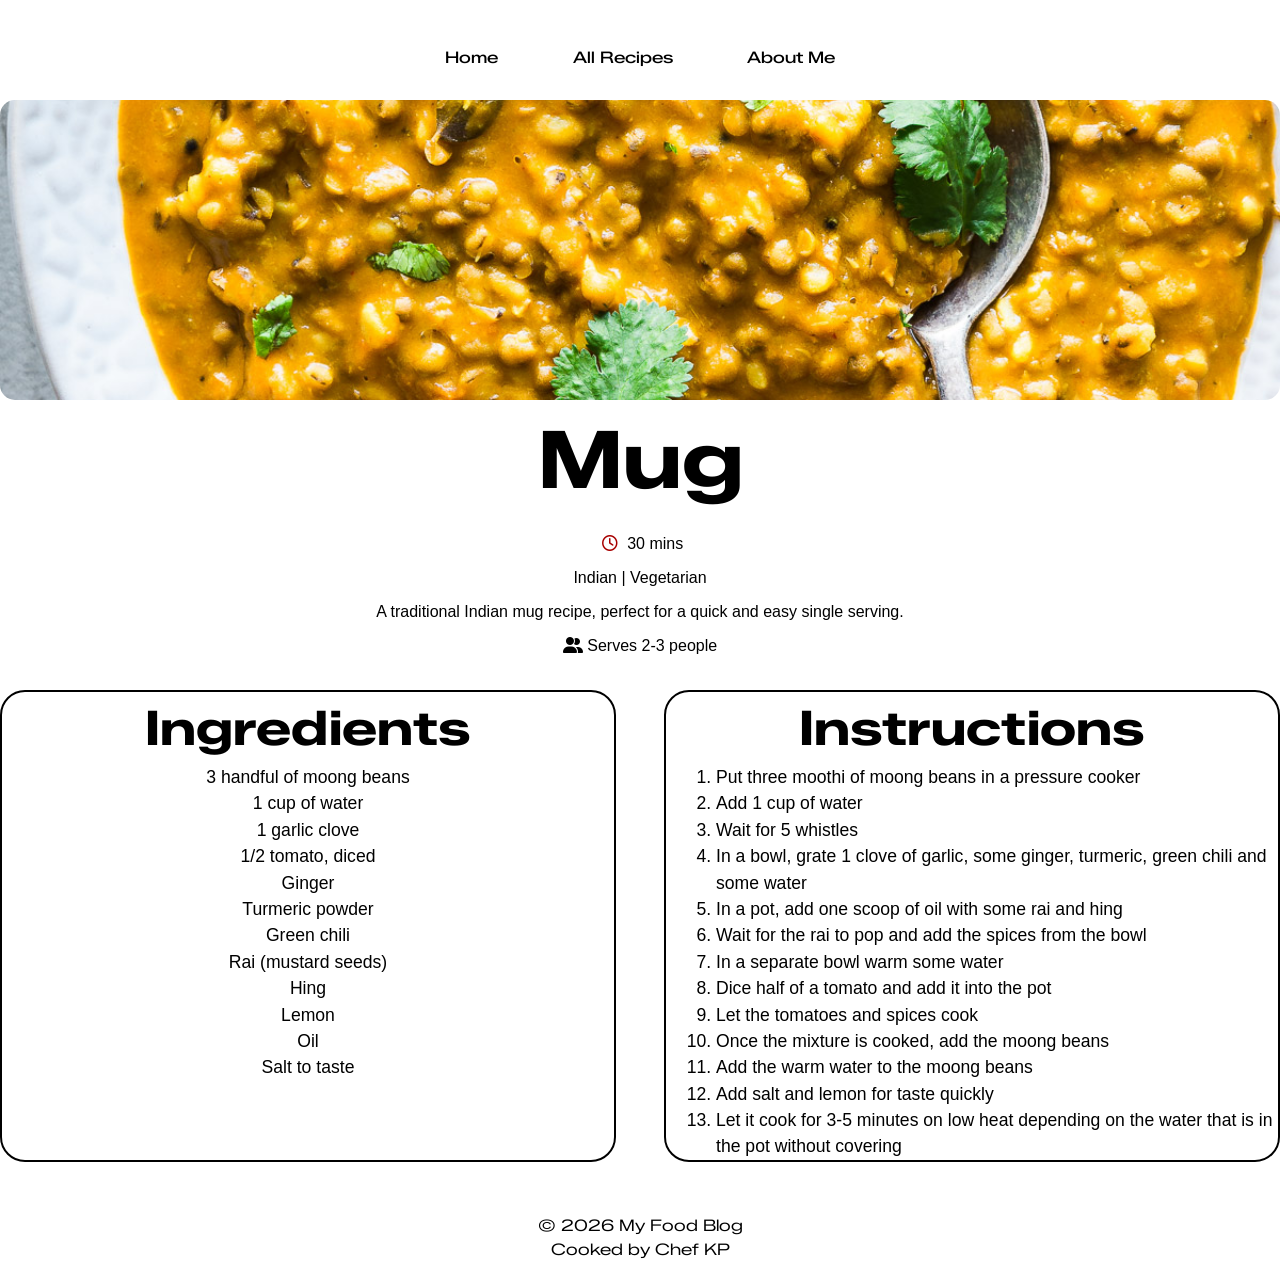
<file: recipes/mug.html>
<!DOCTYPE html>
<html lang="en">
<head>
    <meta charset="UTF-8">
    <meta name="viewport" content="width=device-width, initial-scale=1.0">
    <link rel = "stylesheet" href = "../style.css">
    <link rel="preconnect" href="https://fonts.googleapis.com">
    <link rel="preconnect" href="https://fonts.gstatic.com" crossorigin>
    <link rel="stylesheet" href="https://cdnjs.cloudflare.com/ajax/libs/font-awesome/6.5.1/css/all.min.css">
    <link href="https://fonts.googleapis.com/css2?family=Zalando+Sans+Expanded:ital,wght@0,200..900;1,200..900&display=swap" rel="stylesheet">
    <title>Mug Recipe</title>
</head>
<body>
    <header>
        <nav>
            <a href="../index.html">Home</a>
            <a href="../allrecipes.html">All Recipes</a>
            <a href= "../about.html">About Me</a>
        </nav>
    </header>


<main>
        <div class="recipe-image">
            <img src="../images/mug.jpg" alt = "Mug image">
        </div>

    <section class ="recipe-details">
        <div class ="recipe-info">
            <h2>Mug</h2>
            <p class ="one-recipe-time"><i class="fa-regular fa-clock"></i> 30 mins</p>
            <p class= "one-recipe-category">Indian | Vegetarian </p>
            <p class= "one-recipe-description">A traditional Indian mug recipe, perfect for a quick and easy single serving.</p>
            <p class= "one-recipe-servings"><i class="fa-solid fa-user-group"></i> Serves 2-3 people</p>
        </div>
    </section>

        <section class="one-recipe-content">
            <div class = "recipe-container">
                <div class="ingredients">
                    <h2>Ingredients</h2>
                    <ul class="ingredients-list">
                        <li>3 handful of moong beans</li>
                        <li>1 cup of water</li>
                        <li>1 garlic clove</li>
                        <li>1/2 tomato, diced</li>
                        <li>Ginger</li>
                        <li>Turmeric powder</li>
                        <li>Green chili</li>
                        <li>Rai (mustard seeds)</li>
                        <li>Hing</li>
                        <li>Lemon</li>
                        <li>Oil</li>
                        <li>Salt to taste</li>
                    </ul>
                </div>
            
                <div class= "instructions">
                    <h2>Instructions</h2>
                    <ol class="instructions-list"> 
                        <li>Put three moothi of moong beans in a pressure cooker</li>
                        <li>Add 1 cup of water</li> 
                        <li>Wait for 5 whistles</li>
                        <li>In a bowl, grate 1 clove of garlic, some ginger, turmeric, green chili and some water</li>
                        <li>In a pot, add one scoop of oil with some rai and hing</li>
                        <li>Wait for the rai to pop and add the spices from the bowl</li>
                        <li>In a separate bowl warm some water</li>
                        <li>Dice half of a tomato and add it into the pot</li>
                        <li>Let the tomatoes and spices cook</li>
                        <li>Once the mixture is cooked, add the moong beans</li>
                        <li>Add the warm water to the moong beans</li>
                        <li>Add salt and lemon for taste quickly</li>
                        <li>Let it cook for 3-5 minutes on low heat depending on the water that is in the pot without covering</li>
                    </ol>
                </div>
            </div>
        </section>
</main>

    <footer>
        <p>&copy; 2026 My Food Blog</p>
        <p>Cooked by Chef KP </p>
    </footer>
</body>

</html>
</file>
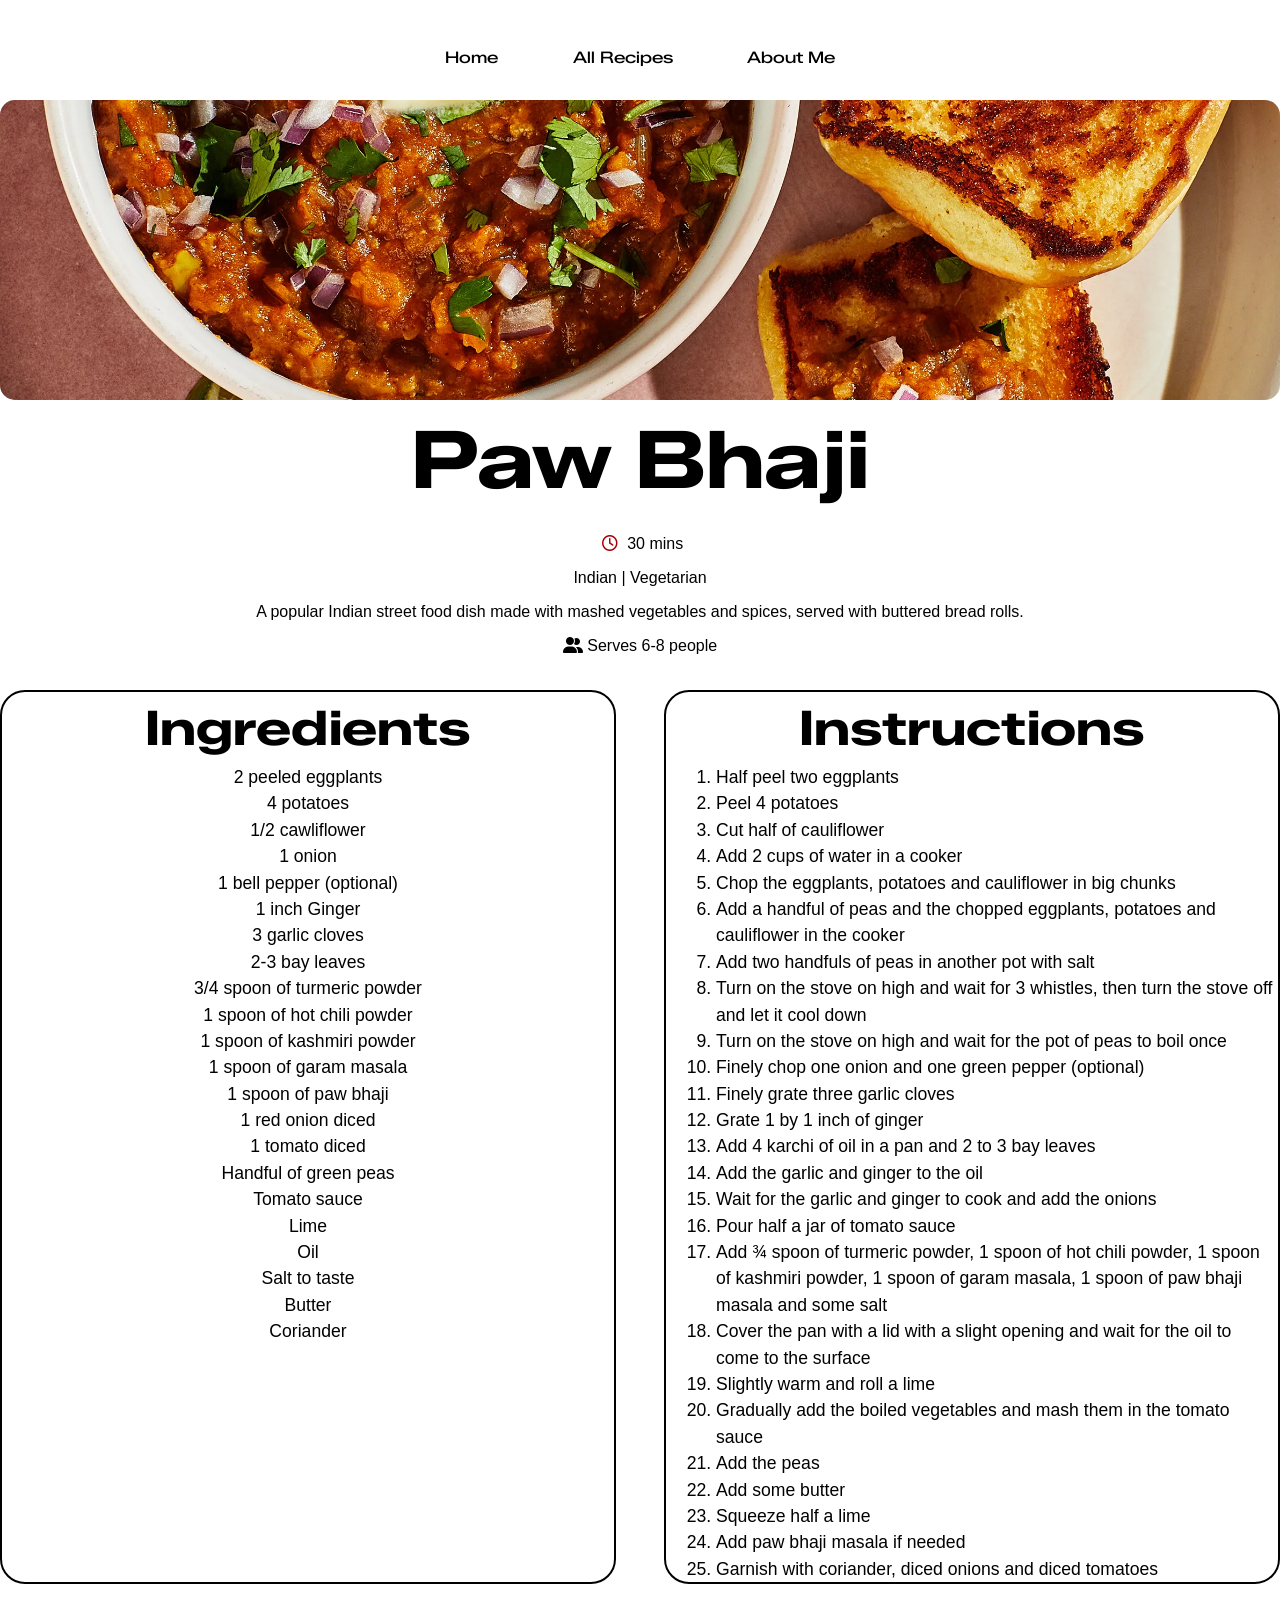
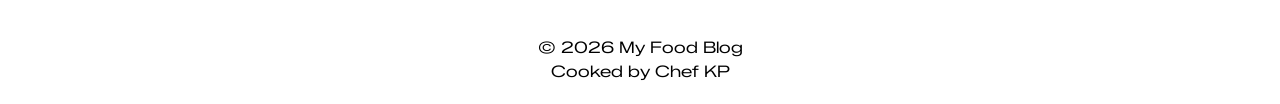
<file: recipes/pawbhaji.html>
<!DOCTYPE html>
<html lang="en">
<head>
    <meta charset="UTF-8">
    <meta name="viewport" content="width=device-width, initial-scale=1.0">
    <link rel = "stylesheet" href = "../style.css">
    <link rel="preconnect" href="https://fonts.googleapis.com">
    <link rel="preconnect" href="https://fonts.gstatic.com" crossorigin>
    <link rel="stylesheet" href="https://cdnjs.cloudflare.com/ajax/libs/font-awesome/6.5.1/css/all.min.css">
    <link href="https://fonts.googleapis.com/css2?family=Zalando+Sans+Expanded:ital,wght@0,200..900;1,200..900&display=swap" rel="stylesheet">
    <title>Paw Bhaji Recipe</title>
</head>
<body>
    <header>
        <nav>
            <a href="../index.html">Home</a>
            <a href="../allrecipes.html">All Recipes</a>
            <a href= "../about.html">About Me</a>
        </nav>
    </header>


<main>
        <div class="recipe-image">
            <img src="../images/pawbhaji.jpg" alt = "Paw Bhaji image">
        </div>

    <section class ="recipe-details">
        <div class ="recipe-info">
            <h2>Paw Bhaji</h2>
            <p class ="one-recipe-time"><i class="fa-regular fa-clock"></i> 30 mins</p>
            <p class= "one-recipe-category">Indian | Vegetarian </p>
            <p class= "one-recipe-description">A popular Indian street food dish made with mashed vegetables and spices, served with buttered bread rolls.</p>
            <p class= "one-recipe-servings"><i class="fa-solid fa-user-group"></i> Serves 6-8 people</p>
        </div>
    </section>

        <section class="one-recipe-content">
            <div class = "recipe-container">
                <div class="ingredients">
                    <h2>Ingredients</h2>
                    <ul class="ingredients-list">
                        <li>2 peeled eggplants</li>
                        <li>4 potatoes</li>
                        <li>1/2 cawliflower</li>
                        <li>1 onion</li>
                        <li>1 bell pepper (optional)</li>
                        <li>1 inch Ginger</li>
                        <li>3 garlic cloves</li>
                        <li>2-3 bay leaves</li>
                        <li>3/4 spoon of turmeric powder</li>
                        <li>1 spoon of hot chili powder</li>
                        <li>1 spoon of kashmiri powder</li>
                        <li>1 spoon of garam masala</li>
                        <li>1 spoon of paw bhaji</li>
                        <li>1 red onion diced</li>
                        <li>1 tomato diced</li>
                        <li>Handful of green peas</li>
                        <li>Tomato sauce</li>
                        <li>Lime</li>
                        <li>Oil</li>
                        <li>Salt to taste</li>
                        <li>Butter</li>
                        <li>Coriander</li>
                    </ul>
                </div>
            
                <div class= "instructions">
                    <h2>Instructions</h2>
                    <ol class="instructions-list"> 
                    <li>Half peel two eggplants</li>
                    <li>Peel 4 potatoes</li>
                    <li>Cut half of cauliflower</li>
                    <li>Add 2 cups of water in a cooker</li>
                    <li>Chop the eggplants, potatoes and cauliflower in big chunks</li>
                    <li>Add a handful of peas and the chopped eggplants, potatoes and cauliflower in the cooker</li>
                    <li>Add two handfuls of peas in another pot with salt</li>
                    <li>Turn on the stove on high and wait for 3 whistles, then turn the stove off and let it cool down</li>
                    <li>Turn on the stove on high and wait for the pot of peas to boil once</li>
                    <li>Finely chop one onion and one green pepper (optional)</li>
                    <li>Finely grate three garlic cloves</li>
                    <li>Grate 1 by 1 inch of ginger</li>    
                    <li>Add 4 karchi of oil in a pan and 2 to 3 bay leaves</li>
                    <li>Add the garlic and ginger to the oil</li>
                    <li>Wait for the garlic and ginger to cook and add the onions</li>
                    <li>Pour half a jar of tomato sauce</li>
                    <li>Add ¾ spoon of turmeric powder, 1 spoon of hot chili powder, 1 spoon of kashmiri powder, 1 spoon of garam masala, 1 spoon of paw bhaji masala and some salt</li>
                    <li>Cover the pan with a lid with a slight opening and wait for the oil to come to the surface</li>
                    <li>Slightly warm and roll a lime</li>
                    <li>Gradually add the boiled vegetables and mash them in the tomato sauce</li>
                    <li>Add the peas</li>
                    <li>Add some butter</li>
                    <li>Squeeze half a lime</li>
                    <li>Add paw bhaji masala if needed</li>
                    <li>Garnish with coriander, diced onions and diced tomatoes</li>

                    </ol>
                </div>
            </div>
        </section>
</main>

    <footer>
        <p>&copy; 2026 My Food Blog</p>
        <p>Cooked by Chef KP </p>
    </footer>
</body>

</html>
</file>
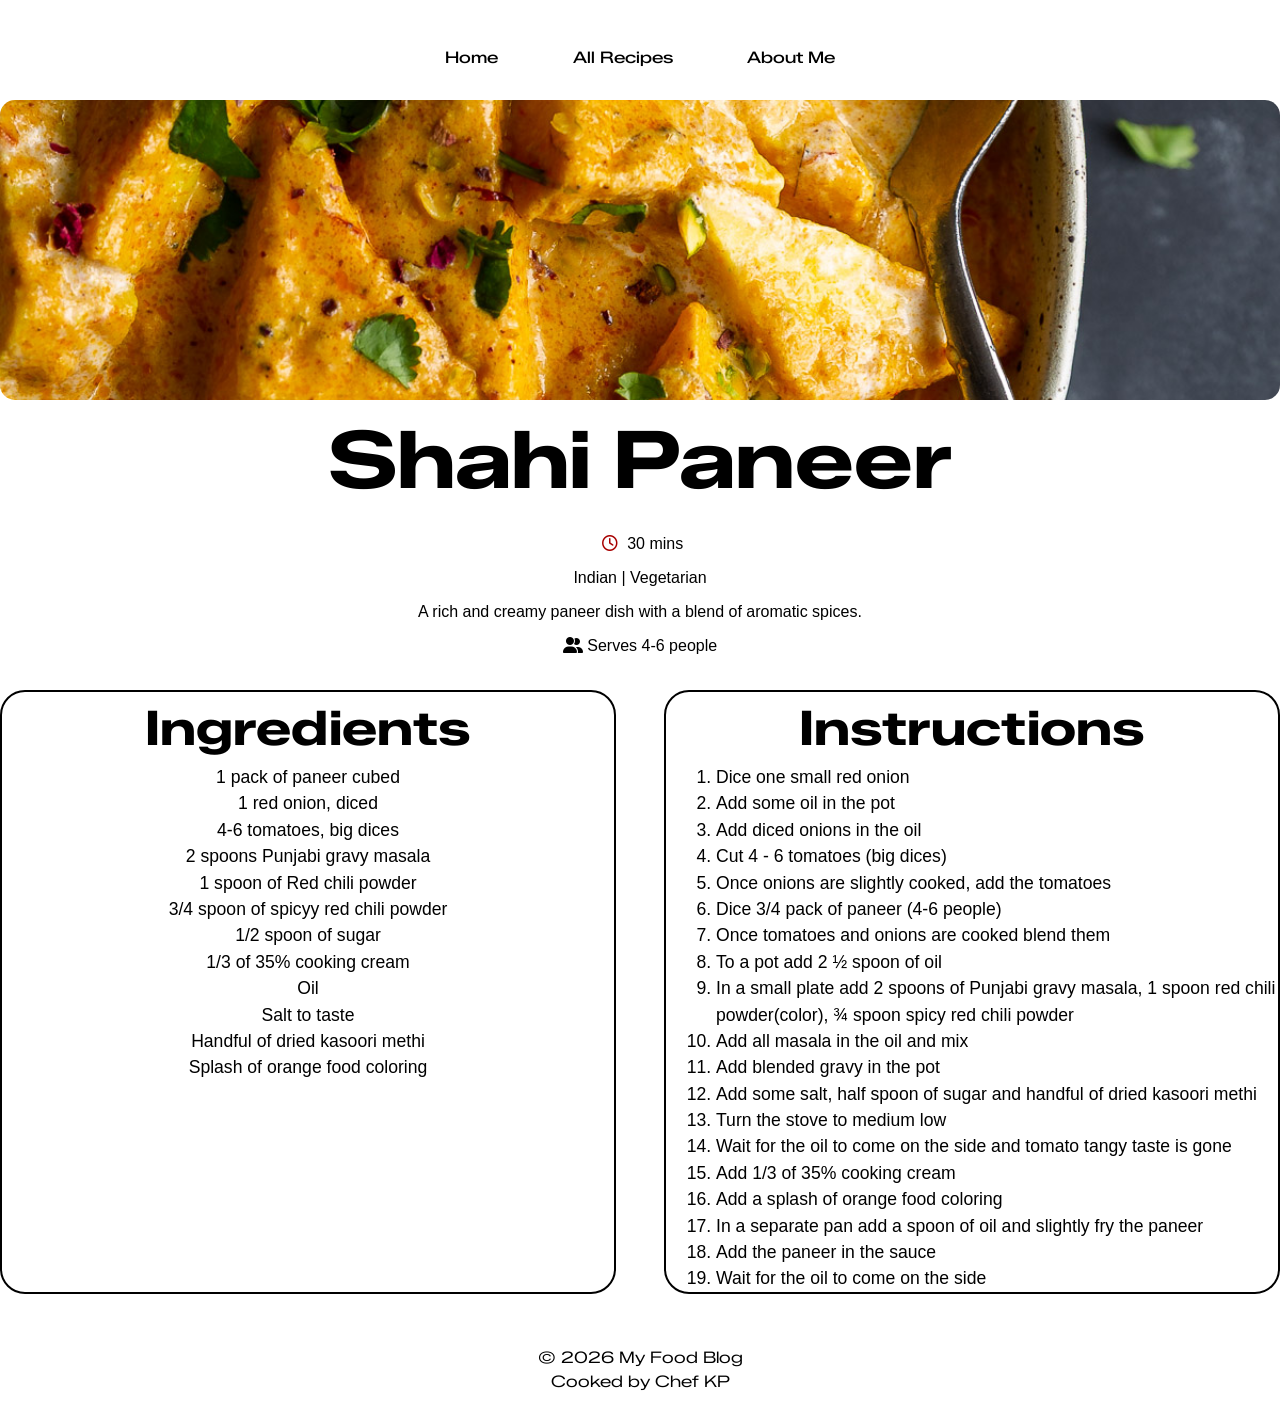
<file: recipes/shahipaneer.html>
<!DOCTYPE html>
<html lang="en">
<head>
    <meta charset="UTF-8">
    <meta name="viewport" content="width=device-width, initial-scale=1.0">
    <link rel = "stylesheet" href = "../style.css">
    <link rel="preconnect" href="https://fonts.googleapis.com">
    <link rel="preconnect" href="https://fonts.gstatic.com" crossorigin>
    <link rel="stylesheet" href="https://cdnjs.cloudflare.com/ajax/libs/font-awesome/6.5.1/css/all.min.css">
    <link href="https://fonts.googleapis.com/css2?family=Zalando+Sans+Expanded:ital,wght@0,200..900;1,200..900&display=swap" rel="stylesheet">
    <title>Shahi Paneer Recipe</title>
</head>
<body>
    <header>
        <nav>
            <a href="../index.html">Home</a>
            <a href="../allrecipes.html">All Recipes</a>
            <a href= "../about.html">About Me</a>
        </nav>
    </header>


<main>
        <div class="recipe-image">
            <img src="../images/shahipaneer.jpg" alt = "Shahi paneer image">
        </div>

    <section class ="recipe-details">
        <div class ="recipe-info">
            <h2>Shahi Paneer</h2>
            <p class ="one-recipe-time"><i class="fa-regular fa-clock"></i> 30 mins</p>
            <p class= "one-recipe-category">Indian | Vegetarian </p>
            <p class= "one-recipe-description">A rich and creamy paneer dish with a blend of aromatic spices.</p>
            <p class= "one-recipe-servings"><i class="fa-solid fa-user-group"></i> Serves 4-6 people</p>
        </div>
    </section>

        <section class="one-recipe-content">
            <div class = "recipe-container">
                <div class="ingredients">
                    <h2>Ingredients</h2>
                    <ul class="ingredients-list">
                        <li>1 pack of paneer cubed</li>
                        <li>1 red onion, diced</li>
                        <li>4-6 tomatoes, big dices</li>
                        <li>2 spoons Punjabi gravy masala</li>
                        <li>1 spoon of Red chili powder</li>
                        <li>3/4 spoon of spicyy red chili powder</li>
                        <li>1/2 spoon of sugar</li>
                        <li>1/3 of 35% cooking cream</li>
                        <li>Oil</li>
                        <li>Salt to taste</li>
                        <li>Handful of dried kasoori methi</li>
                        <li>Splash of orange food coloring</li>
                    </ul>
                </div>
            
                <div class= "instructions">
                    <h2>Instructions</h2>
                    <ol class="instructions-list"> 
                            <li>Dice one small red onion </li>
                            <li>Add some oil in the pot</li>
                            <li>Add diced onions in the oil</li>
                            <li>Cut 4 - 6 tomatoes (big dices)</li>
                            <li>Once onions are slightly cooked, add the tomatoes</li>
                            <li>Dice 3/4 pack of paneer (4-6 people)</li>
                            <li>Once tomatoes and onions are cooked blend them </li>
                            <li>To a pot add 2 ½ spoon of oil</li>
                            <li>In a small plate add 2 spoons of Punjabi gravy masala, 1 spoon red chili powder(color), ¾ spoon spicy red chili powder </li>
                            <li>Add all masala in the oil and mix</li>
                            <li>Add blended gravy in the pot</li>
                            <li>Add some salt, half spoon of sugar and handful of dried kasoori methi</li>
                            <li>Turn the stove to medium low</li>
                            <li>Wait for the oil to come on the side and tomato tangy taste is gone</li>
                            <li>Add 1/3 of 35% cooking cream</li>
                            <li>Add a splash of orange food coloring</li>
                            <li>In a separate pan add a spoon of oil and slightly fry the paneer</li>
                            <li>Add the paneer in the sauce</li>
                            <li>Wait for the oil to come on the side</li>
                    </ol>
                </div>
            </div>
        </section>
</main>

    <footer>
        <p>&copy; 2026 My Food Blog</p>
        <p>Cooked by Chef KP </p>
    </footer>
</body>

</html>
</file>
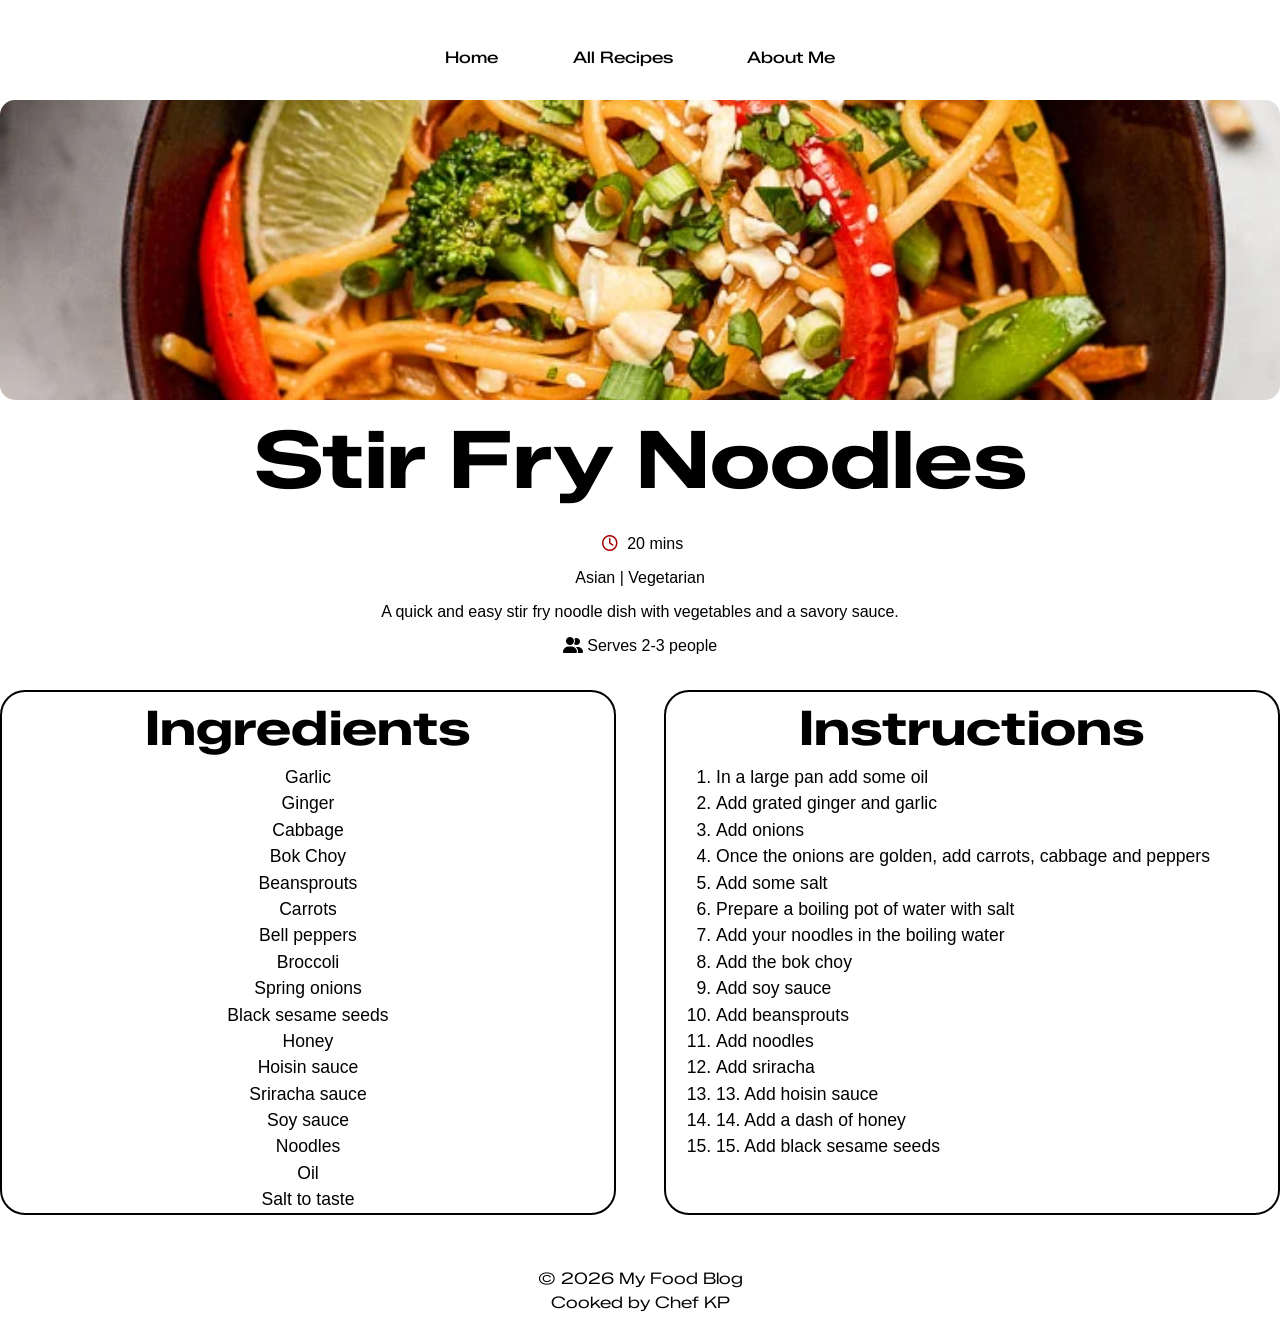
<file: recipes/stirfrynoodles.html>
<!DOCTYPE html>
<html lang="en">
<head>
    <meta charset="UTF-8">
    <meta name="viewport" content="width=device-width, initial-scale=1.0">
    <link rel = "stylesheet" href = "../style.css">
    <link rel="preconnect" href="https://fonts.googleapis.com">
    <link rel="preconnect" href="https://fonts.gstatic.com" crossorigin>
    <link rel="stylesheet" href="https://cdnjs.cloudflare.com/ajax/libs/font-awesome/6.5.1/css/all.min.css">
    <link href="https://fonts.googleapis.com/css2?family=Zalando+Sans+Expanded:ital,wght@0,200..900;1,200..900&display=swap" rel="stylesheet">
    <title>Stir Fry Noodles Recipe</title>
</head>
<body>
    <header>
        <nav>
            <a href="../index.html">Home</a>
            <a href="../allrecipes.html">All Recipes</a>
            <a href= "../about.html">About Me</a>
        </nav>
    </header>


<main>
        <div class="recipe-image">
            <img src="../images/stirfrynoodles.jpg" alt = "Stir Fry Noodles image">
        </div>

    <section class ="recipe-details">
        <div class ="recipe-info">
            <h2>Stir Fry Noodles</h2>
            <p class ="one-recipe-time"><i class="fa-regular fa-clock"></i> 20 mins</p>
            <p class= "one-recipe-category"> Asian | Vegetarian </p>
            <p class= "one-recipe-description">A quick and easy stir fry noodle dish with vegetables and a savory sauce.</p>
            <p class= "one-recipe-servings"><i class="fa-solid fa-user-group"></i> Serves 2-3 people</p>
        </div>
    </section>

        <section class="one-recipe-content">
            <div class = "recipe-container">
                <div class="ingredients">
                    <h2>Ingredients</h2>
                    <ul class="ingredients-list">
                        <li>Garlic</li>
                        <li>Ginger</li>
                        <li>Cabbage</li>
                        <li>Bok Choy</li>
                        <li>Beansprouts</li>
                        <li>Carrots</li>
                        <li>Bell peppers</li>
                        <li>Broccoli</li>
                        <li>Spring onions</li>
                        <li>Black sesame seeds</li>
                        <li>Honey</li>
                        <li>Hoisin sauce</li>
                        <li>Sriracha sauce</li>
                        <li>Soy sauce</li>
                        <li>Noodles</li>
                        <li>Oil</li>
                        <li>Salt to taste</li>
                    </ul>
                </div>
            
                <div class= "instructions">
                    <h2>Instructions</h2>
                    <ol class="instructions-list"> 
                    <li>In a large pan add some oil </li>
                    <li> Add grated ginger and garlic</li>
                    <li>Add onions</li>
                    <li>Once the onions are golden, add carrots, cabbage and peppers</li>
                    <li>Add some salt</li>
                    <li>Prepare a boiling pot of water with salt</li>
                    <li>Add your noodles in the boiling water</li>
                    <li>Add the bok choy </li>
                    <li>Add soy sauce </li>
                    <li>Add beansprouts</li>
                    <li>Add noodles</li>
                    <li>Add sriracha</li>   
                    <li>13.	Add hoisin sauce</li>
                    <li>14.	Add a dash of honey</li>
                    <li>15.	Add black sesame seeds</li>

                    </ol>
                </div>
            </div>
        </section>
</main>

    <footer>
        <p>&copy; 2026 My Food Blog</p>
        <p>Cooked by Chef KP </p>
    </footer>
</body>

</html>
</file>
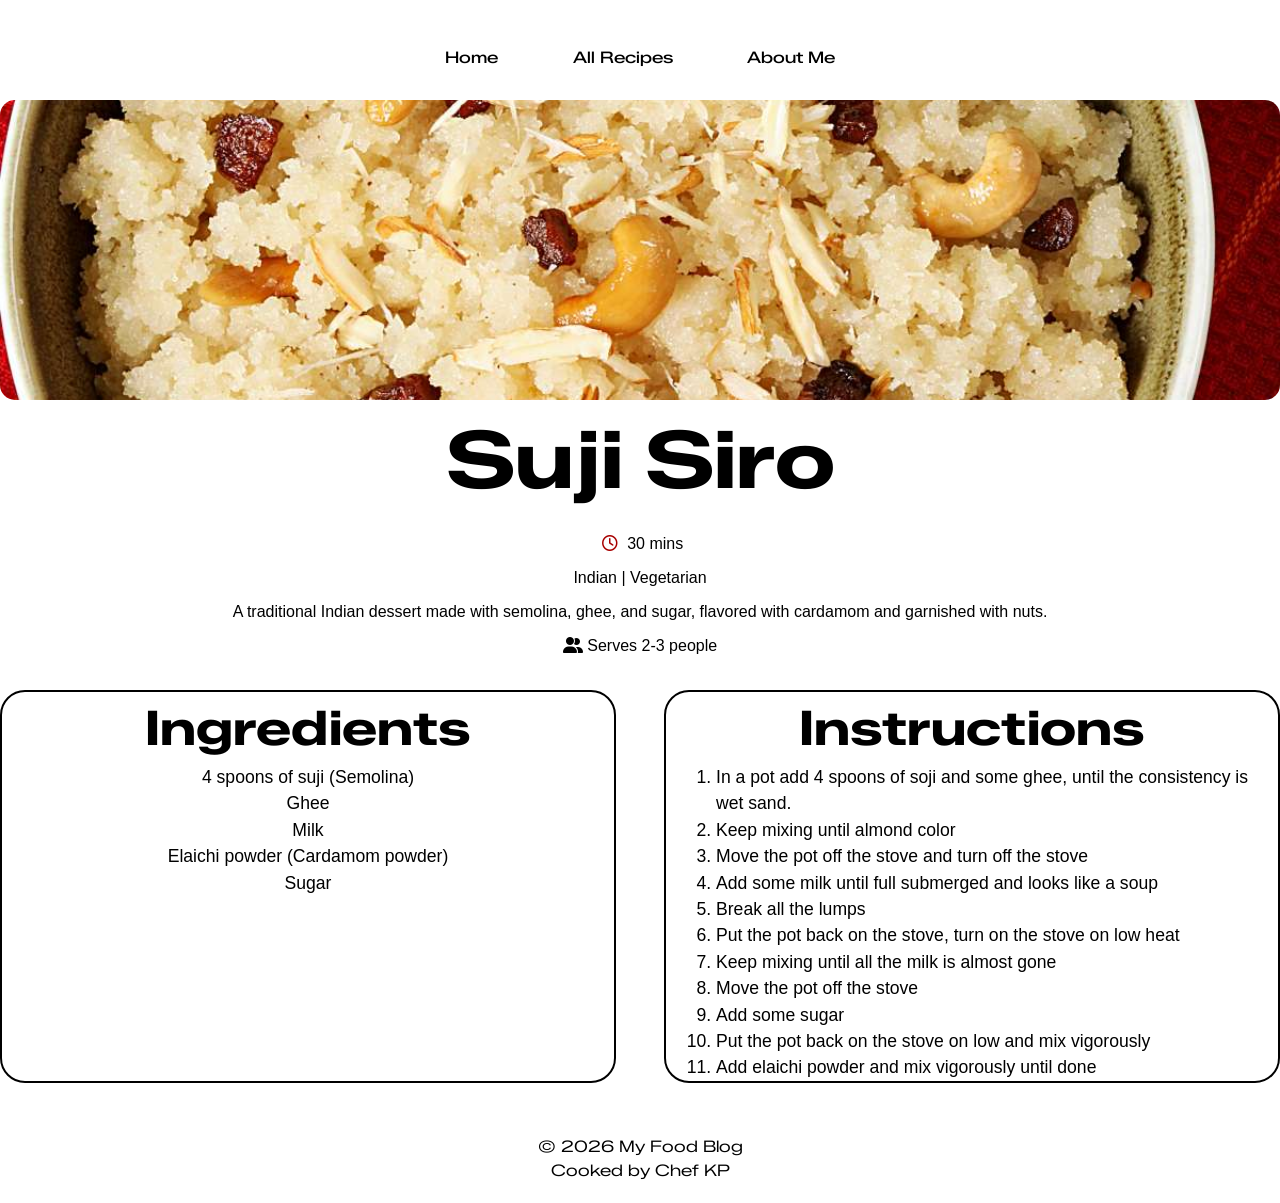
<file: recipes/sujisiro.html>
<!DOCTYPE html>
<html lang="en">
<head>
    <meta charset="UTF-8">
    <meta name="viewport" content="width=device-width, initial-scale=1.0">
    <link rel = "stylesheet" href = "../style.css">
    <link rel="preconnect" href="https://fonts.googleapis.com">
    <link rel="preconnect" href="https://fonts.gstatic.com" crossorigin>
    <link rel="stylesheet" href="https://cdnjs.cloudflare.com/ajax/libs/font-awesome/6.5.1/css/all.min.css">
    <link href="https://fonts.googleapis.com/css2?family=Zalando+Sans+Expanded:ital,wght@0,200..900;1,200..900&display=swap" rel="stylesheet">
    <title>Suji Siro Recipe</title>
</head>
<body>
    <header>
        <nav>
            <a href="../index.html">Home</a>
            <a href="../allrecipes.html">All Recipes</a>
            <a href= "../about.html">About Me</a>
        </nav>
    </header>


<main>
        <div class="recipe-image">
            <img src="../images/sujisiro.jpg" alt = "Suji Siro image">
        </div>

    <section class ="recipe-details">
        <div class ="recipe-info">
            <h2>Suji Siro</h2>
            <p class ="one-recipe-time"><i class="fa-regular fa-clock"></i> 30 mins</p>
            <p class= "one-recipe-category">Indian | Vegetarian </p>
            <p class= "one-recipe-description">A traditional Indian dessert made with semolina, ghee, and sugar, flavored with cardamom and garnished with nuts.</p>
            <p class= "one-recipe-servings"><i class="fa-solid fa-user-group"></i> Serves 2-3 people</p>
        </div>
    </section>

        <section class="one-recipe-content">
            <div class = "recipe-container">
                <div class="ingredients">
                    <h2>Ingredients</h2>
                    <ul class="ingredients-list">
                        <li>4 spoons of suji (Semolina)</li>
                        <li>Ghee</li>
                        <li>Milk</li>
                        <li>Elaichi powder (Cardamom powder)</li>
                        <li>Sugar</li>
                    </ul>
                </div>
            
                <div class= "instructions">
                    <h2>Instructions</h2>
                    <ol class="instructions-list"> 
                       <li>In a pot add 4 spoons of soji and some ghee, until the consistency is wet sand.</li>
                        <li>Keep mixing until almond color</li>
                        <li>Move the pot off the stove and turn off the stove</li>
                        <li>Add some milk until full submerged and looks like a soup</li>
                        <li>Break all the lumps</li>
                        <li>Put the pot back on the stove, turn on the stove on low heat</li>
                        <li>Keep mixing until all the milk is almost gone</li>
                        <li>Move the pot off the stove</li>
                        <li>Add some sugar</li>
                        <li>Put the pot back on the stove on low and mix vigorously</li>
                        <li>Add elaichi powder and mix vigorously until done</li>

                    </ol>
                </div>
            </div>
        </section>
</main>

    <footer>
        <p>&copy; 2026 My Food Blog</p>
        <p>Cooked by Chef KP </p>
    </footer>
</body>

</html>
</file>
<file: style.css>
*{
    margin: 0;
    padding: 0;
    box-sizing: border-box;
}

body{
    font-family: 'Segoe UI', Tahoma, Geneva, Verdana, sans-serif;
    line-height: 1.5;
    color: #333;
    background-color: white;
    
}

header{
    background: white;
    color: rgb(0, 0, 0);
    padding: 20px;
    text-align: center;
}

header h1{
    font-size: 2.5rem;
    margin-bottom: 1rem;
    font-family: 'Zalando Sans Expanded', cursive;
    font-weight: 700;
}

nav{
    margin-top: 1rem;
}

nav a {
    text-decoration: none;
    color: black;
    font-family:'Zalando Sans Expanded', cursive;
    font-size: 1rem;
    border-radius: 15px;
    font-weight: 500;
    margin: 0 20px;
    padding: 10px 15px;
    display: inline-block;
    transition:all 0.3s ease;
}


nav a:hover{
    background-color: rgb(83, 85, 83);
    color: white;
    transform: translateY(2px);
}

.hero {
    text-align: center;
    padding: 4rem 2rem;
    border-radius: 15px;
    margin-bottom: 3rem;
    background-image: url('./images/whitebackground.jpg');
    background-size: cover;
    background-position: center;
    background-repeat: no-repeat;
    height: 700px;
    display:flex;
    align-items: center;
    justify-content: center;

}

.hero-overlay{
    color:black;
    padding: 2rem;
}

.hero h2{
    font-size: 5rem;
    max-width: 1200px;
    margin-bottom: 1rem;
    margin: auto;
    font-family: 'Zalando Sans Expanded', cursive;
    font-weight: 500;
}

.hero p{
    font-size: 1.5rem;
    color: black;
    font-family: 'Zalando Sans Expanded', cursive;
}   

.featured-recipes h2{
    font-size: 2rem;
    margin-bottom: 2rem;
    font-family: 'Zalando Sans Expanded', cursive;
    font-weight: 700;
    text-align: center;
}

.recipe-grid{
    display:grid;
    grid-template-columns: repeat(auto-fit, minmax(250px, 1fr));
    gap : 2rem;
    margin-bottom: 3rem;
}

.recipe-card{
    background-color: rgb(255, 255, 255);
    border-radius: 25px;
    box-shadow: 0 4px 8px rgba(0,0,0,0.1);
    overflow: hidden;
    transition: all 0.3s ease;
    display: flex;
    flex-direction: column;
}

.recipe-card:hover {
    transform: translateY(-10px);
    box-shadow: 0 10px 25px rgba(0,0,0,0.15);
}

.recipe-card img{
    width: 100%;
    height: 250px;
    object-fit: cover;
    display: block;
}


.recipe-card h3{
    font-size: 1.5rem;
    text-align: center;
    font-family: 'Zalando Sans Expanded', cursive;
}

.recipe-content{
    padding: 0 1rem 1rem;
    display:flex;
    flex-direction: column;
    flex-grow:1;
}

.recipe-meta{
    font-size: 1rem;
    color: black;
    text-align: center;
    margin-bottom: 0.5rem;
    margin-top: 0.5rem;
 
}

.view-recipe-btn{
    display: block;
    background-color: rgb(8, 136, 72);
    border-radius: 25px;
    text-decoration: none;
    color: white;
    width: 80%;
    text-align:center;
    padding: 10px 15px;
    margin: 0 auto;
    transition: all 0.5s ease;
    
}

.view-recipe-btn-all{
    text-decoration: none;
    background-color: rgb(8, 136, 72);
    border-radius: 25px;
    color:white;
    display:block;
    width: 75%;
    text-align:center;
    padding: 5px 15px;
    transition: all 0.5s ease;
    margin: auto auto 0 auto;

}

.view-recipe-btn:hover{
    transform: scale(1.05);
    background-color: rgb(2, 100, 2);
}

.view-recipe-btn-all:hover{
    transform: scale(1.05);
    background-color: rgb(2, 100, 2);
}

footer{
    background-color: white;
    color: black;
    text-align: center;
    padding: 20px;
    font-family: 'Zalando Sans Expanded', cursive;
    margin-top: 2rem;
}

.search-section{
    text-align: right;
    margin-bottom: 3rem;
}

.fa-regular.fa-clock{
    color: rgb(168, 0, 0);
    padding: 5px;

}

.recipe-image img{
    width: 100%;
    height: 300px;
    border-radius: 15px;
    object-fit: cover;
    display:block;
   
}

.recipe-info h2{
    font-size: 5rem;
    font-family: "Zalando Sans Expanded", cursive;
    margin: auto;
    color: black;
    text-align: center;
}


.one-recipe-time, .one-recipe-category, .one-recipe-description, .one-recipe-servings{
    font-size: 1rem;
    color: black;
    text-align: center;
    margin: 10px 0;
}

.recipe-container{
    display:flex;
    gap: 3rem;
    margin: 2rem 0;
}


.ingredients, .instructions{
    flex:1;
    border-radius: 25px;
    border: 2px solid black;
    transition: all 0.3s ease;
}

.ingredients:hover, .instructions:hover{
    transform: translateY(-5px);
}

@media (max-width:768px){
    .recipe-container{
        flex-direction:column;
    }
}

.ingredients h2, .instructions h2{
    font-size:3rem;
    text-align:center;
    font-family: 'Zalando Sans Expanded', cursive;
    color:black;
}

.ingredients-list{
    list-style-type: none;
    text-align: center;
    color:black;
    font-size: 1.1rem;
    
}

.instructions ol{
    list-style-type: decimal;
    padding-left:50px;
    font-size: 1.1rem;
    color: black;
}

.section-header{
    font-size: 1.5rem;
    font-weight: 500;
    margin: 20px 0 10px 0;
    color: rgb(0, 0, 0);
} 


.about-me-paragraph{
    font-size: 1.2rem;
    color: black;
    line-height: 1.6;
    margin-bottom: 1rem;
}
</file>
